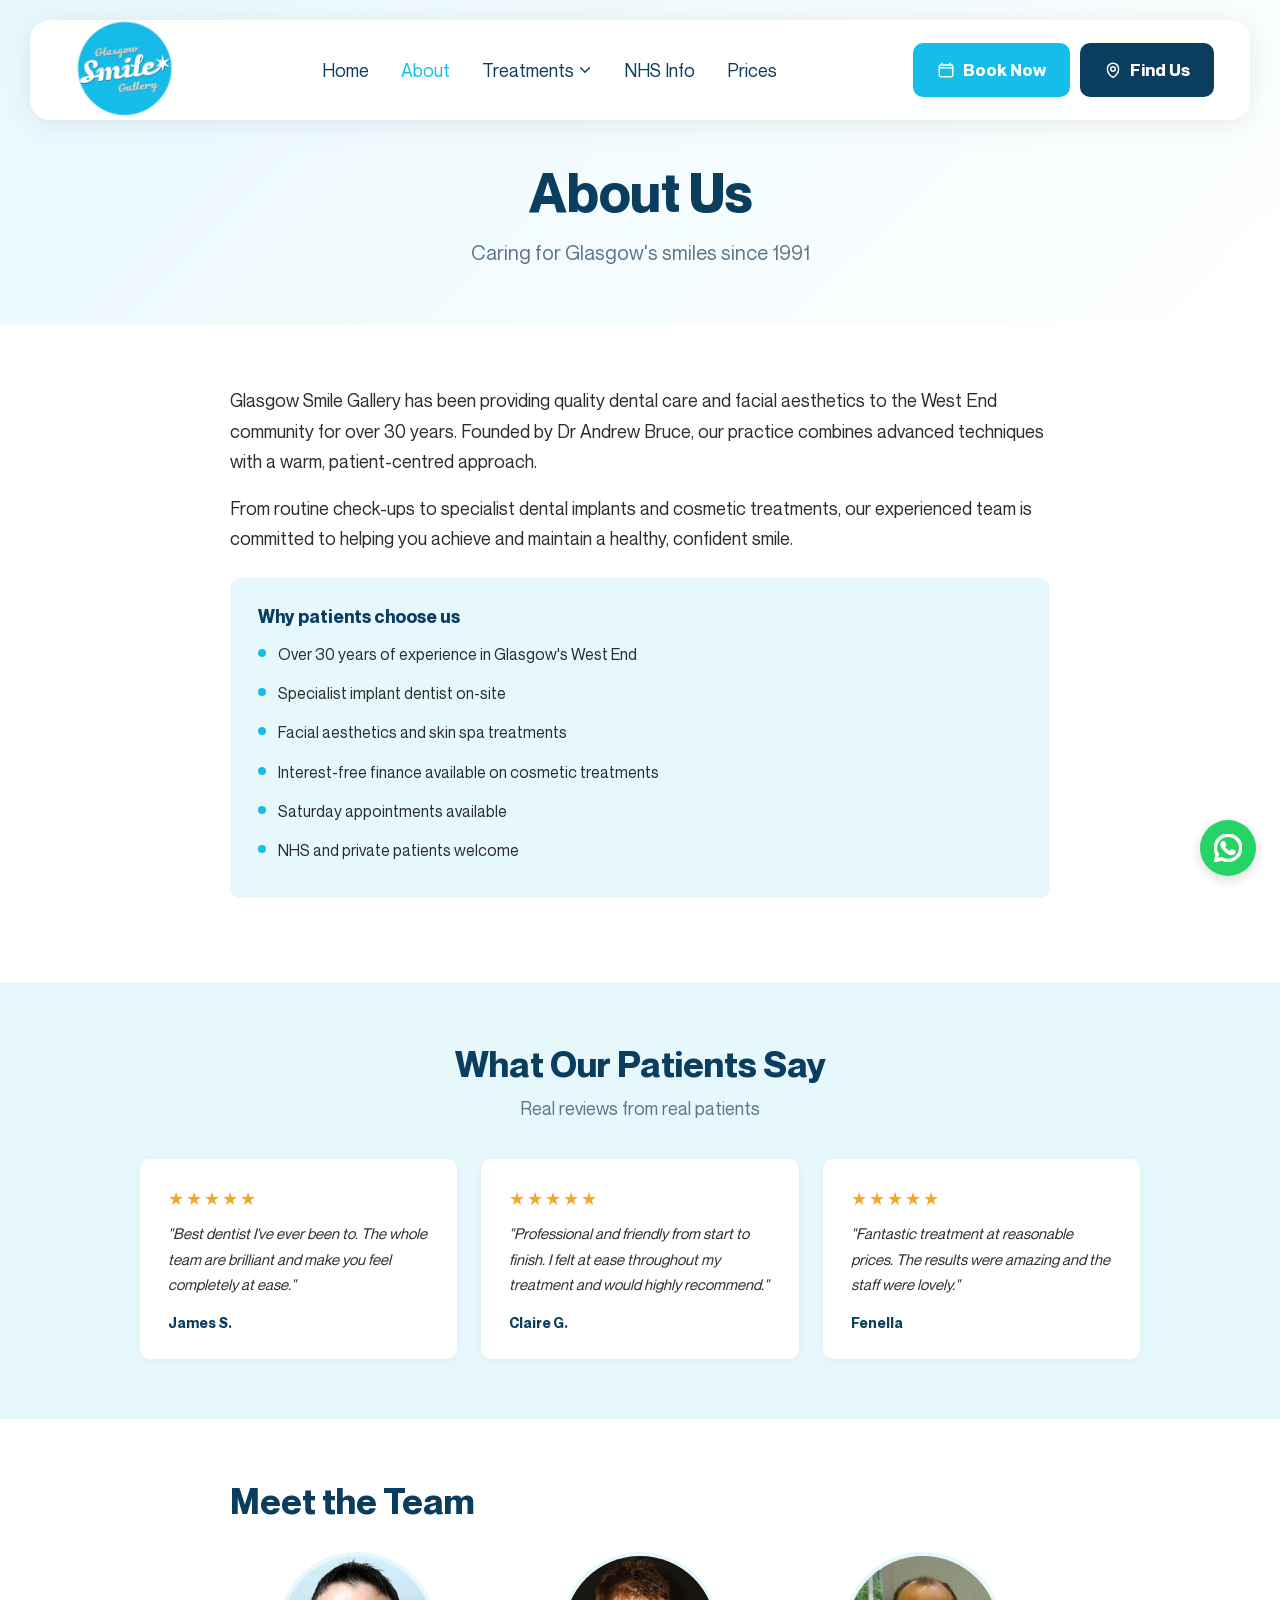
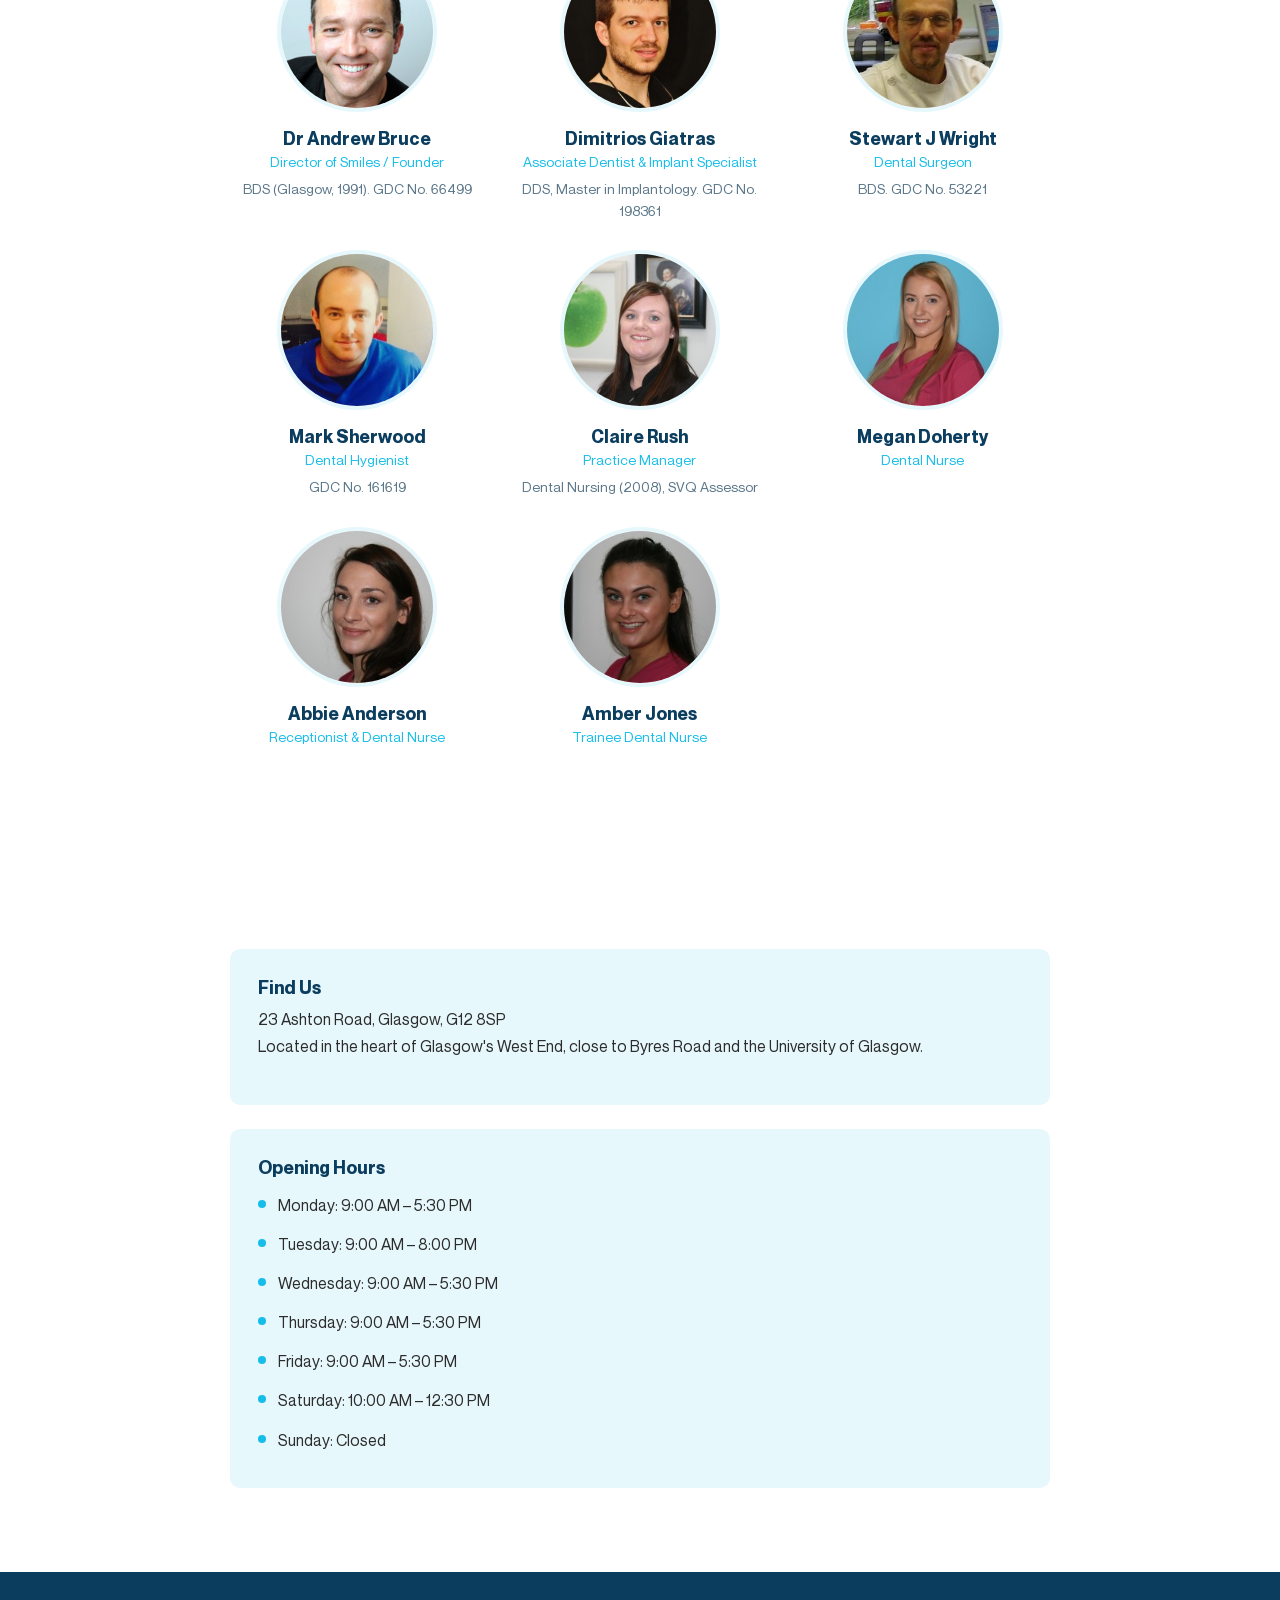
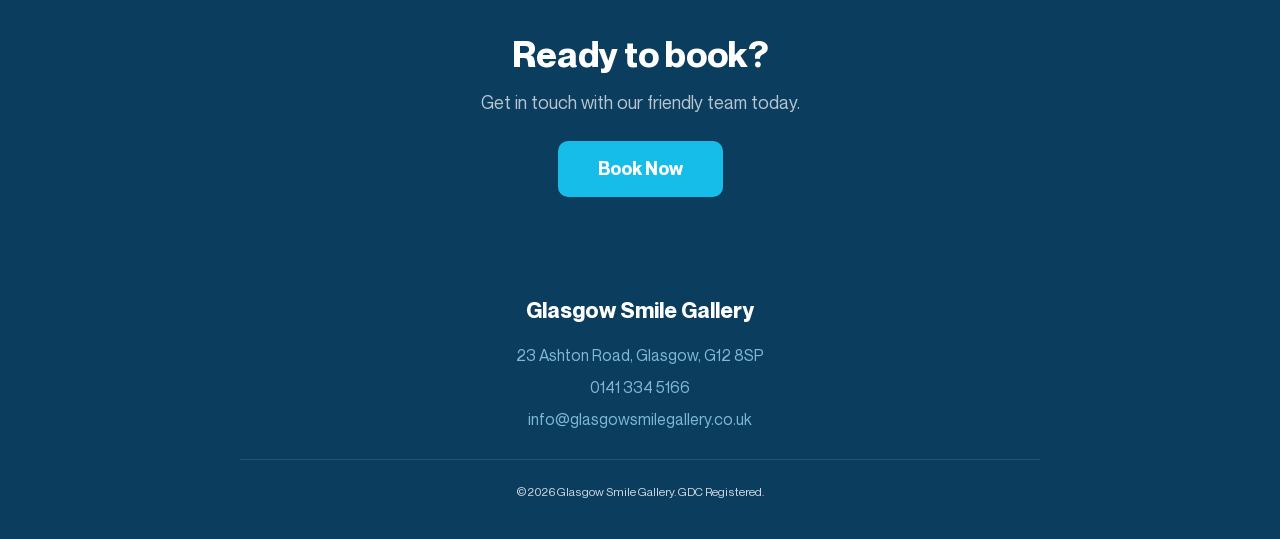
<file: about.html>
<!DOCTYPE html>
<html lang="en-GB">
<head>
    <meta charset="UTF-8">
    <meta name="viewport" content="width=device-width, initial-scale=1.0">
    <title>About Us | Glasgow Smile Gallery</title>
    <meta name="description" content="Meet the team at Glasgow Smile Gallery. Led by Dr Andrew Bruce since 1991, providing quality dental care and facial aesthetics in Glasgow's West End.">
    <link rel="canonical" href="https://glasgow-smile-gallery-production.up.railway.app/about.html">
    <meta property="og:title" content="About Us | Glasgow Smile Gallery">
    <meta property="og:description" content="Meet the team at Glasgow Smile Gallery. Quality dental care since 1991.">
    <meta property="og:type" content="website">
    <meta property="og:url" content="https://glasgow-smile-gallery-production.up.railway.app/about.html">
    <meta property="og:image" content="https://glasgow-smile-gallery-production.up.railway.app/logo.png">
    <link rel="icon" type="image/png" href="favicon.png">
    <link rel="apple-touch-icon" href="apple-touch-icon.png">
    <link rel="stylesheet" href="styles.css?v=2">
</head>
<body>

    <!-- ── FLOATING NAV ── -->
    <header class="nav-wrapper">
        <nav class="nav">
            <a href="/" class="nav-logo">
                <img src="logo.png" alt="Glasgow Smile Gallery" class="nav-logo-img">
            </a>
            <ul class="nav-links" id="navLinks">
                <li><a href="/">Home</a></li>
                <li><a href="/about.html" class="active">About</a></li>
                <li class="nav-dropdown">
                    <a href="/treatments.html">Treatments
                        <svg class="nav-dropdown-arrow" xmlns="http://www.w3.org/2000/svg" fill="none" viewBox="0 0 24 24" stroke-width="2.5" stroke="currentColor"><path stroke-linecap="round" stroke-linejoin="round" d="m19.5 8.25-7.5 7.5-7.5-7.5" /></svg>
                    </a>
                    <div class="nav-dropdown-menu">
                        <a href="/treatments/dental-implants.html">Dental Implants</a>
                        <a href="/treatments/cosmetic-dentistry.html">Cosmetic Dentistry</a>
                        <a href="/treatments/orthodontics.html">Orthodontics</a>
                        <a href="/treatments/facial-aesthetics.html">Facial Aesthetics</a>
                        <a href="/treatments/teeth-whitening.html">Teeth Whitening</a>
                        <a href="/treatments/general-nhs.html">General & NHS</a>
                    </div>
                </li>
                <li><a href="/nhs-info.html">NHS Info</a></li>
                <li><a href="/prices.html">Prices</a></li>
            </ul>
            <div class="nav-ctas">
                <a href="/book/" class="btn btn-primary">
                    <svg xmlns="http://www.w3.org/2000/svg" fill="none" viewBox="0 0 24 24" stroke-width="2" stroke="currentColor"><path stroke-linecap="round" stroke-linejoin="round" d="M6.75 3v2.25M17.25 3v2.25M3 18.75V7.5a2.25 2.25 0 0 1 2.25-2.25h13.5A2.25 2.25 0 0 1 21 7.5v11.25m-18 0A2.25 2.25 0 0 0 5.25 21h13.5A2.25 2.25 0 0 0 21 18.75m-18 0v-7.5A2.25 2.25 0 0 1 5.25 9h13.5A2.25 2.25 0 0 1 21 11.25v7.5" /></svg>
                    Book Now
                </a>
                <a href="https://maps.google.com/?q=23+Ashton+Road+Glasgow+G12+8SP" class="btn btn-secondary" target="_blank" rel="noopener">
                    <svg xmlns="http://www.w3.org/2000/svg" fill="none" viewBox="0 0 24 24" stroke-width="2" stroke="currentColor"><path stroke-linecap="round" stroke-linejoin="round" d="M15 10.5a3 3 0 1 1-6 0 3 3 0 0 1 6 0Z" /><path stroke-linecap="round" stroke-linejoin="round" d="M19.5 10.5c0 7.142-7.5 11.25-7.5 11.25S4.5 17.642 4.5 10.5a7.5 7.5 0 0 1 15 0Z" /></svg>
                    Find Us
                </a>
            </div>
            <button class="nav-mobile-toggle" onclick="document.getElementById('navLinks').classList.toggle('open')" aria-label="Menu">
                <svg xmlns="http://www.w3.org/2000/svg" fill="none" viewBox="0 0 24 24" stroke-width="2" stroke="currentColor"><path stroke-linecap="round" stroke-linejoin="round" d="M3.75 6.75h16.5M3.75 12h16.5m-16.5 5.25h16.5" /></svg>
            </button>
        </nav>
    </header>

    <main>

    <!-- ── PAGE HEADER ── -->
    <div class="page-header">
        <h1>About Us</h1>
        <p>Caring for Glasgow's smiles since 1991</p>
    </div>

    <!-- ── INTRO ── -->
    <div class="section">
        <p>Glasgow Smile Gallery has been providing quality dental care and facial aesthetics to the West End community for over 30 years. Founded by Dr Andrew Bruce, our practice combines advanced techniques with a warm, patient-centred approach.</p>
        <p>From routine check-ups to specialist dental implants and cosmetic treatments, our experienced team is committed to helping you achieve and maintain a healthy, confident smile.</p>

        <div class="info-box">
            <h3>Why patients choose us</h3>
            <ul>
                <li>Over 30 years of experience in Glasgow's West End</li>
                <li>Specialist implant dentist on-site</li>
                <li>Facial aesthetics and skin spa treatments</li>
                <li>Interest-free finance available on cosmetic treatments</li>
                <li>Saturday appointments available</li>
                <li>NHS and private patients welcome</li>
            </ul>
        </div>
    </div>

    <!-- ── TESTIMONIALS ── -->
    <section class="testimonials">
        <h2>What Our Patients Say</h2>
        <p class="testimonials-subtitle">Real reviews from real patients</p>
        <div class="testimonial-grid">
            <div class="testimonial-card">
                <div class="testimonial-stars">&#9733;&#9733;&#9733;&#9733;&#9733;</div>
                <p class="testimonial-text">"Best dentist I've ever been to. The whole team are brilliant and make you feel completely at ease."</p>
                <div class="testimonial-author">James S.</div>
            </div>
            <div class="testimonial-card">
                <div class="testimonial-stars">&#9733;&#9733;&#9733;&#9733;&#9733;</div>
                <p class="testimonial-text">"Professional and friendly from start to finish. I felt at ease throughout my treatment and would highly recommend."</p>
                <div class="testimonial-author">Claire G.</div>
            </div>
            <div class="testimonial-card">
                <div class="testimonial-stars">&#9733;&#9733;&#9733;&#9733;&#9733;</div>
                <p class="testimonial-text">"Fantastic treatment at reasonable prices. The results were amazing and the staff were lovely."</p>
                <div class="testimonial-author">Fenella</div>
            </div>
        </div>
    </section>

    <!-- ── TEAM ── -->
    <div class="section">
        <h2>Meet the Team</h2>
        <div class="team-photo-grid">
            <div class="team-photo-card">
                <img src="images/andrew-bruce.jpg" alt="Dr Andrew Bruce" class="team-photo">
                <h3>Dr Andrew Bruce</h3>
                <div class="team-role">Director of Smiles / Founder</div>
                <div class="team-bio">BDS (Glasgow, 1991). GDC No. 66499</div>
            </div>
            <div class="team-photo-card">
                <img src="images/dimitrios-giatras.jpg" alt="Dimitrios Odysseas Giatras" class="team-photo">
                <h3>Dimitrios Giatras</h3>
                <div class="team-role">Associate Dentist &amp; Implant Specialist</div>
                <div class="team-bio">DDS, Master in Implantology. GDC No. 198361</div>
            </div>
            <div class="team-photo-card">
                <img src="images/stewart-wright.jpg" alt="Stewart J Wright" class="team-photo">
                <h3>Stewart J Wright</h3>
                <div class="team-role">Dental Surgeon</div>
                <div class="team-bio">BDS. GDC No. 53221</div>
            </div>
            <div class="team-photo-card">
                <img src="images/mark-sherwood.jpg" alt="Mark Sherwood" class="team-photo">
                <h3>Mark Sherwood</h3>
                <div class="team-role">Dental Hygienist</div>
                <div class="team-bio">GDC No. 161619</div>
            </div>
            <div class="team-photo-card">
                <img src="images/claire-rush.jpg" alt="Claire Rush" class="team-photo">
                <h3>Claire Rush</h3>
                <div class="team-role">Practice Manager</div>
                <div class="team-bio">Dental Nursing (2008), SVQ Assessor</div>
            </div>
            <div class="team-photo-card">
                <img src="images/megan-doherty.jpg" alt="Megan Doherty" class="team-photo">
                <h3>Megan Doherty</h3>
                <div class="team-role">Dental Nurse</div>
                <div class="team-bio">&nbsp;</div>
            </div>
            <div class="team-photo-card">
                <img src="images/abbie-anderson.jpg" alt="Abbie Anderson" class="team-photo">
                <h3>Abbie Anderson</h3>
                <div class="team-role">Receptionist &amp; Dental Nurse</div>
                <div class="team-bio">&nbsp;</div>
            </div>
            <div class="team-photo-card">
                <img src="images/amber-jones.jpg" alt="Amber Jones" class="team-photo">
                <h3>Amber Jones</h3>
                <div class="team-role">Trainee Dental Nurse</div>
                <div class="team-bio">&nbsp;</div>
            </div>
        </div>
    </div>

    <!-- ── LOCATION & HOURS ── -->
    <div class="section">
        <div class="info-box">
            <h3>Find Us</h3>
            <p>23 Ashton Road, Glasgow, G12 8SP<br>Located in the heart of Glasgow's West End, close to Byres Road and the University of Glasgow.</p>
        </div>

        <div class="info-box">
            <h3>Opening Hours</h3>
            <ul>
                <li>Monday: 9:00 AM &ndash; 5:30 PM</li>
                <li>Tuesday: 9:00 AM &ndash; 8:00 PM</li>
                <li>Wednesday: 9:00 AM &ndash; 5:30 PM</li>
                <li>Thursday: 9:00 AM &ndash; 5:30 PM</li>
                <li>Friday: 9:00 AM &ndash; 5:30 PM</li>
                <li>Saturday: 10:00 AM &ndash; 12:30 PM</li>
                <li>Sunday: Closed</li>
            </ul>
        </div>
    </div>

    <!-- ── CTA BANNER ── -->
    <div class="cta-banner">
        <h2>Ready to book?</h2>
        <p>Get in touch with our friendly team today.</p>
        <a href="/book/" class="btn btn-primary btn-lg">Book Now</a>
    </div>

    <!-- ── FOOTER ── -->
    </main>

    <footer class="footer">
        <div class="footer-content">
            <div class="footer-logo">Glasgow Smile Gallery</div>
            <div class="footer-info">
                <a href="https://maps.google.com/?q=23+Ashton+Road+Glasgow+G12+8SP" target="_blank" rel="noopener">23 Ashton Road, Glasgow, G12 8SP</a><br>
                <a href="tel:01413345166">0141 334 5166</a><br>
                <a href="mailto:info@glasgowsmilegallery.co.uk">info@glasgowsmilegallery.co.uk</a>
            </div>
            <div class="footer-bottom">
                &copy; 2026 Glasgow Smile Gallery. GDC Registered.
            </div>
        </div>
    </footer>

    <!-- ── WHATSAPP FLOAT ── -->
    <a href="https://wa.me/441413345166" class="whatsapp-float" target="_blank" rel="noopener" aria-label="WhatsApp">
        <svg viewBox="0 0 24 24" xmlns="http://www.w3.org/2000/svg"><path d="M17.472 14.382c-.297-.149-1.758-.867-2.03-.967-.273-.099-.471-.148-.67.15-.197.297-.767.966-.94 1.164-.173.199-.347.223-.644.075-.297-.15-1.255-.463-2.39-1.475-.883-.788-1.48-1.761-1.653-2.059-.173-.297-.018-.458.13-.606.134-.133.298-.347.446-.52.149-.174.198-.298.298-.497.099-.198.05-.371-.025-.52-.075-.149-.669-1.612-.916-2.207-.242-.579-.487-.5-.669-.51-.173-.008-.371-.01-.57-.01-.198 0-.52.074-.792.372-.272.297-1.04 1.016-1.04 2.479 0 1.462 1.065 2.875 1.213 3.074.149.198 2.096 3.2 5.077 4.487.709.306 1.262.489 1.694.625.712.227 1.36.195 1.871.118.571-.085 1.758-.719 2.006-1.413.248-.694.248-1.289.173-1.413-.074-.124-.272-.198-.57-.347m-5.421 7.403h-.004a9.87 9.87 0 01-5.031-1.378l-.361-.214-3.741.982.998-3.648-.235-.374a9.86 9.86 0 01-1.51-5.26c.001-5.45 4.436-9.884 9.888-9.884 2.64 0 5.122 1.03 6.988 2.898a9.825 9.825 0 012.893 6.994c-.003 5.45-4.437 9.884-9.885 9.884m8.413-18.297A11.815 11.815 0 0012.05 0C5.495 0 .16 5.335.157 11.892c0 2.096.547 4.142 1.588 5.945L.057 24l6.305-1.654a11.882 11.882 0 005.683 1.448h.005c6.554 0 11.89-5.335 11.893-11.893a11.821 11.821 0 00-3.48-8.413Z"/></svg>
    </a>

    <div class="mobile-sticky">
        <a href="/book/" class="btn btn-primary">
            <svg xmlns="http://www.w3.org/2000/svg" fill="none" viewBox="0 0 24 24" stroke-width="2" stroke="currentColor"><path stroke-linecap="round" stroke-linejoin="round" d="M6.75 3v2.25M17.25 3v2.25M3 18.75V7.5a2.25 2.25 0 0 1 2.25-2.25h13.5A2.25 2.25 0 0 1 21 7.5v11.25m-18 0A2.25 2.25 0 0 0 5.25 21h13.5A2.25 2.25 0 0 0 21 18.75m-18 0v-7.5A2.25 2.25 0 0 1 5.25 9h13.5A2.25 2.25 0 0 1 21 11.25v7.5" /></svg>
            Book Now
        </a>
    </div>

</body>
</html>
</file>
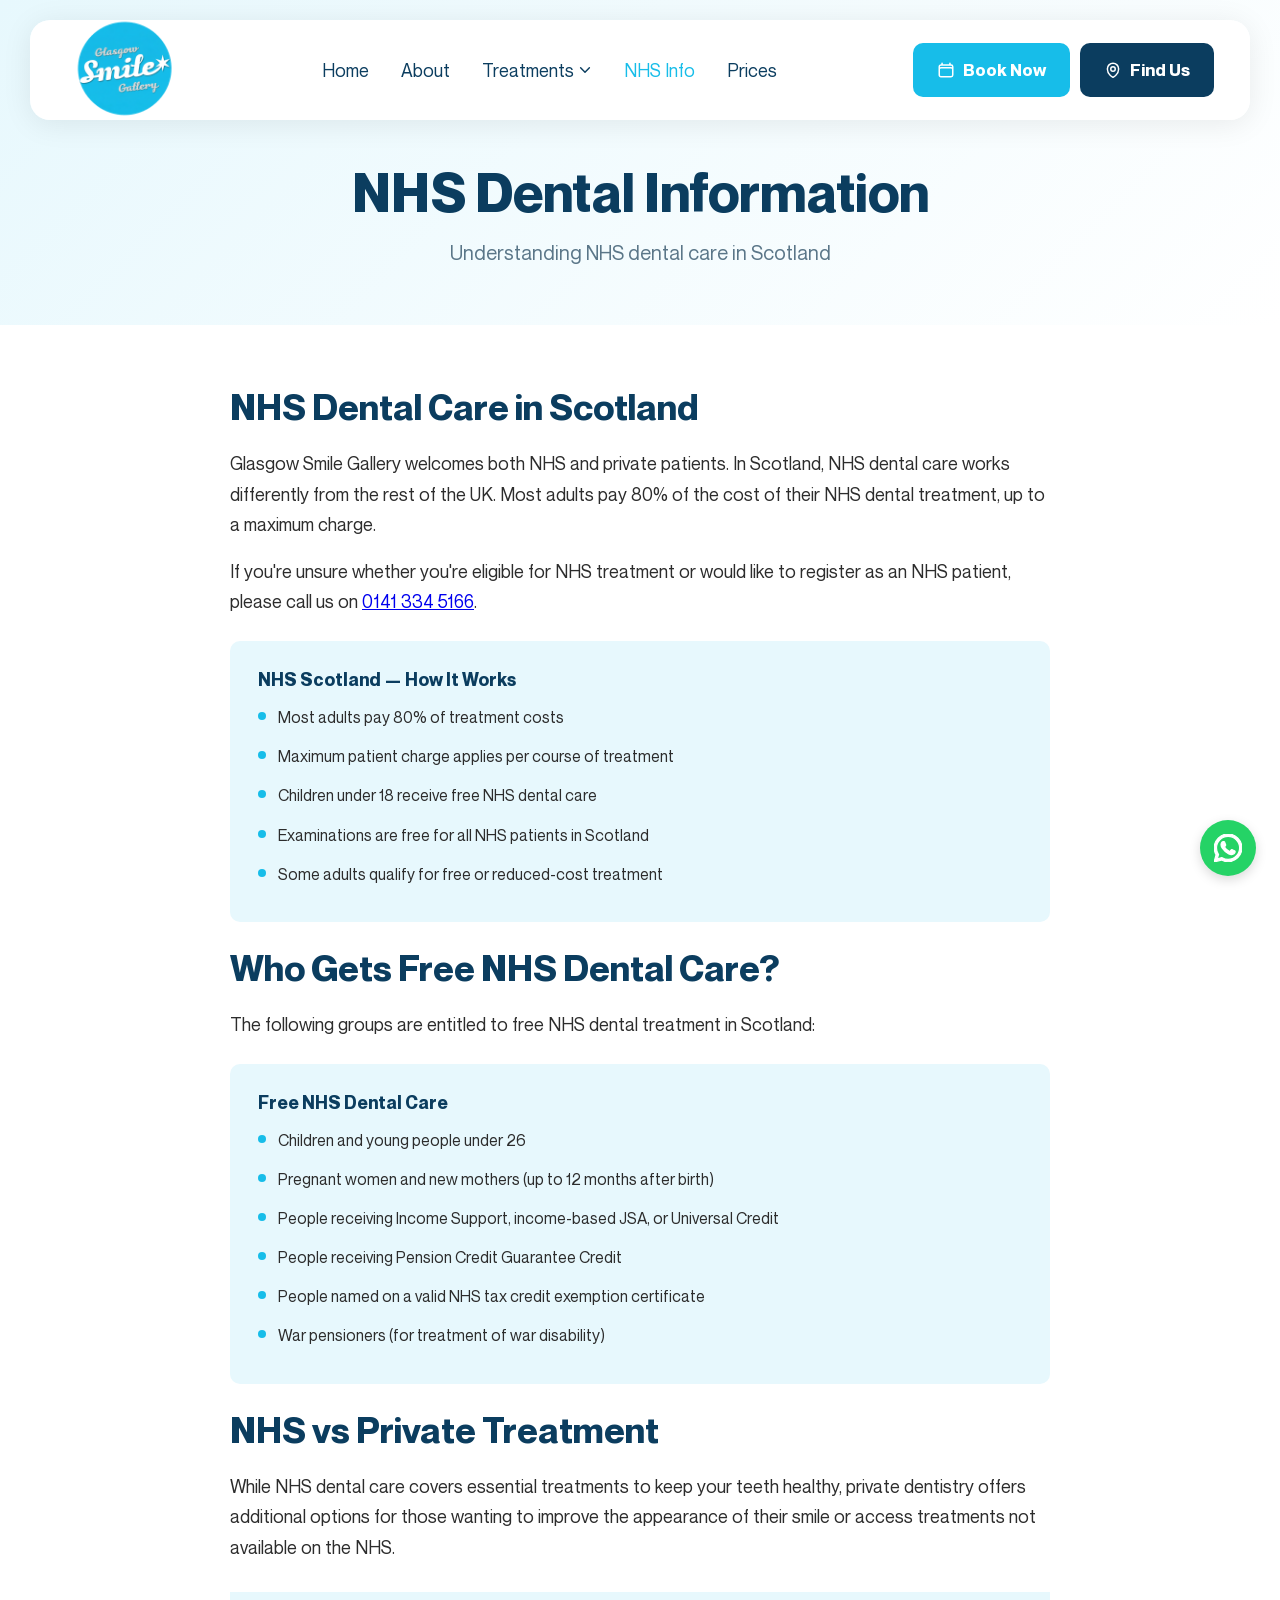
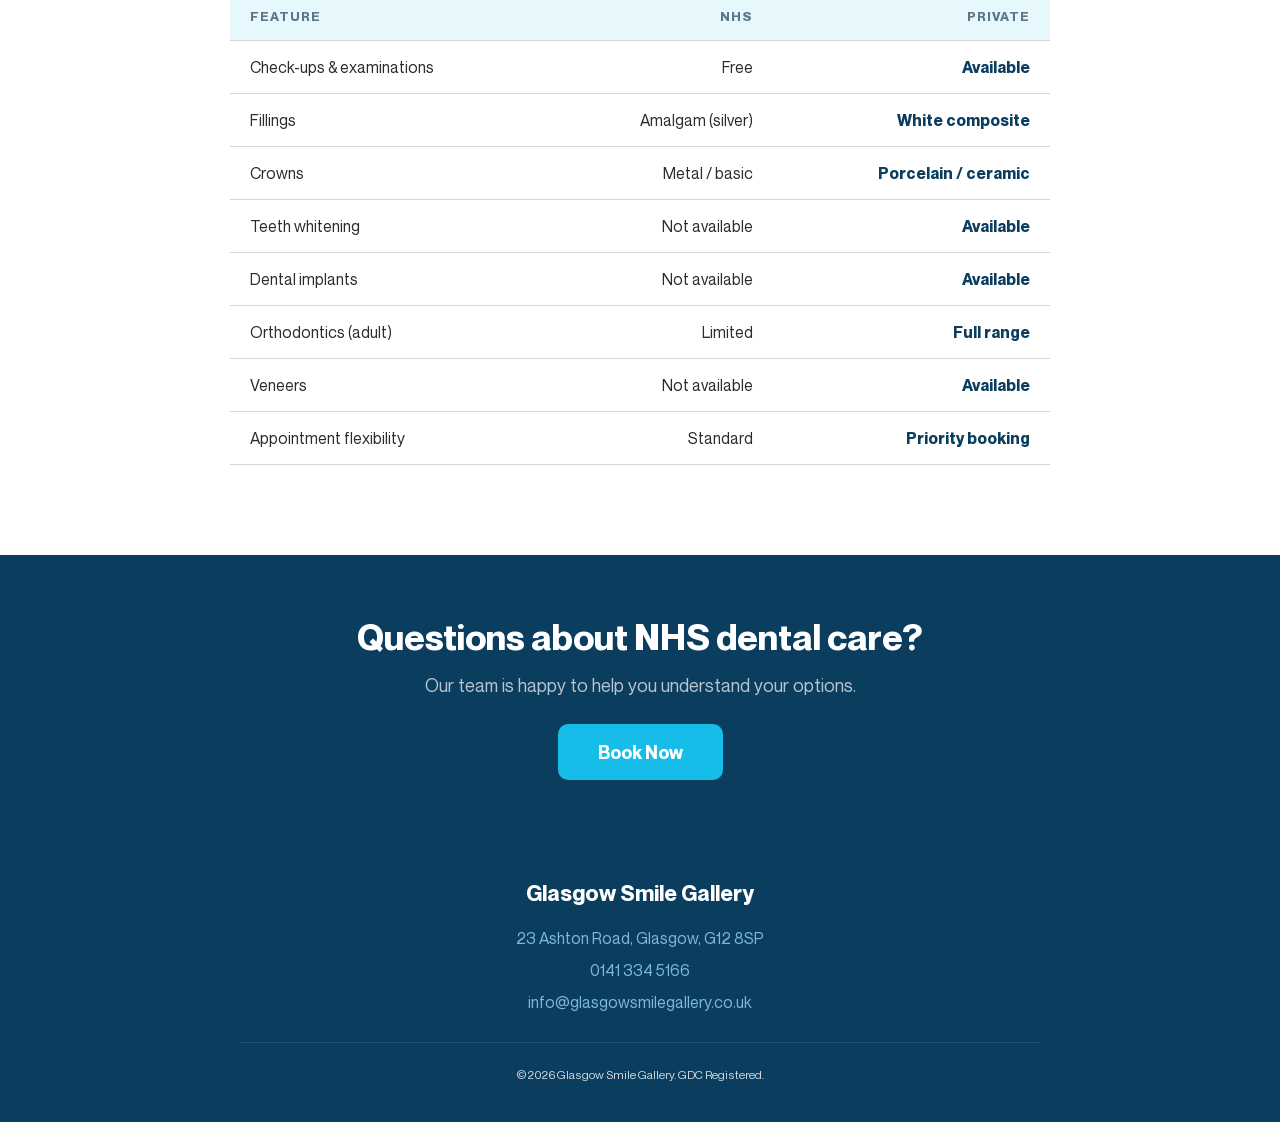
<file: nhs-info.html>
<!DOCTYPE html>
<html lang="en-GB">
<head>
    <meta charset="UTF-8">
    <meta name="viewport" content="width=device-width, initial-scale=1.0">
    <title>NHS Info | Glasgow Smile Gallery</title>
    <meta name="description" content="NHS dental charges, band information and exemptions. Glasgow Smile Gallery accepts NHS and private patients in Glasgow's West End.">
    <link rel="canonical" href="https://glasgow-smile-gallery-production.up.railway.app/nhs-info.html">
    <meta property="og:title" content="NHS Info | Glasgow Smile Gallery">
    <meta property="og:description" content="NHS dental care information for Scotland. Glasgow Smile Gallery.">
    <meta property="og:type" content="website">
    <meta property="og:url" content="https://glasgow-smile-gallery-production.up.railway.app/nhs-info.html">
    <meta property="og:image" content="https://glasgow-smile-gallery-production.up.railway.app/logo.png">
    <link rel="icon" type="image/png" href="favicon.png">
    <link rel="apple-touch-icon" href="apple-touch-icon.png">
    <link rel="stylesheet" href="styles.css?v=2">
</head>
<body>

    <header class="nav-wrapper">
        <nav class="nav">
            <a href="/" class="nav-logo"><img src="logo.png" alt="Glasgow Smile Gallery" class="nav-logo-img"></a>
            <ul class="nav-links" id="navLinks">
                <li><a href="/">Home</a></li>
                <li><a href="/about.html">About</a></li>
                <li class="nav-dropdown">
                    <a href="/treatments.html">Treatments
                        <svg class="nav-dropdown-arrow" xmlns="http://www.w3.org/2000/svg" fill="none" viewBox="0 0 24 24" stroke-width="2.5" stroke="currentColor"><path stroke-linecap="round" stroke-linejoin="round" d="m19.5 8.25-7.5 7.5-7.5-7.5" /></svg>
                    </a>
                    <div class="nav-dropdown-menu">
                        <a href="/treatments/dental-implants.html">Dental Implants</a>
                        <a href="/treatments/cosmetic-dentistry.html">Cosmetic Dentistry</a>
                        <a href="/treatments/orthodontics.html">Orthodontics</a>
                        <a href="/treatments/facial-aesthetics.html">Facial Aesthetics</a>
                        <a href="/treatments/teeth-whitening.html">Teeth Whitening</a>
                        <a href="/treatments/general-nhs.html">General & NHS</a>
                    </div>
                </li>
                <li><a href="/nhs-info.html" class="active">NHS Info</a></li>
                <li><a href="/prices.html">Prices</a></li>
            </ul>
            <div class="nav-ctas">
                <a href="/book/" class="btn btn-primary">
                    <svg xmlns="http://www.w3.org/2000/svg" fill="none" viewBox="0 0 24 24" stroke-width="2" stroke="currentColor"><path stroke-linecap="round" stroke-linejoin="round" d="M6.75 3v2.25M17.25 3v2.25M3 18.75V7.5a2.25 2.25 0 0 1 2.25-2.25h13.5A2.25 2.25 0 0 1 21 7.5v11.25m-18 0A2.25 2.25 0 0 0 5.25 21h13.5A2.25 2.25 0 0 0 21 18.75m-18 0v-7.5A2.25 2.25 0 0 1 5.25 9h13.5A2.25 2.25 0 0 1 21 11.25v7.5" /></svg>
                    Book Now
                </a>
                <a href="https://maps.google.com/?q=23+Ashton+Road+Glasgow+G12+8SP" class="btn btn-secondary" target="_blank" rel="noopener">
                    <svg xmlns="http://www.w3.org/2000/svg" fill="none" viewBox="0 0 24 24" stroke-width="2" stroke="currentColor"><path stroke-linecap="round" stroke-linejoin="round" d="M15 10.5a3 3 0 1 1-6 0 3 3 0 0 1 6 0Z" /><path stroke-linecap="round" stroke-linejoin="round" d="M19.5 10.5c0 7.142-7.5 11.25-7.5 11.25S4.5 17.642 4.5 10.5a7.5 7.5 0 0 1 15 0Z" /></svg>
                    Find Us
                </a>
            </div>
            <button class="nav-mobile-toggle" onclick="document.getElementById('navLinks').classList.toggle('open')" aria-label="Menu">
                <svg xmlns="http://www.w3.org/2000/svg" fill="none" viewBox="0 0 24 24" stroke-width="2" stroke="currentColor"><path stroke-linecap="round" stroke-linejoin="round" d="M3.75 6.75h16.5M3.75 12h16.5m-16.5 5.25h16.5" /></svg>
            </button>
        </nav>
    </header>

    <main>

    <div class="page-header">
        <h1>NHS Dental Information</h1>
        <p>Understanding NHS dental care in Scotland</p>
    </div>

    <div class="section">
        <h2>NHS Dental Care in Scotland</h2>
        <p>Glasgow Smile Gallery welcomes both NHS and private patients. In Scotland, NHS dental care works differently from the rest of the UK. Most adults pay 80% of the cost of their NHS dental treatment, up to a maximum charge.</p>
        <p>If you're unsure whether you're eligible for NHS treatment or would like to register as an NHS patient, please call us on <a href="tel:01413345166" >0141 334 5166</a>.</p>

        <div class="info-box">
            <h3>NHS Scotland &mdash; How It Works</h3>
            <ul>
                <li>Most adults pay 80% of treatment costs</li>
                <li>Maximum patient charge applies per course of treatment</li>
                <li>Children under 18 receive free NHS dental care</li>
                <li>Examinations are free for all NHS patients in Scotland</li>
                <li>Some adults qualify for free or reduced-cost treatment</li>
            </ul>
        </div>

        <h2>Who Gets Free NHS Dental Care?</h2>
        <p>The following groups are entitled to free NHS dental treatment in Scotland:</p>

        <div class="info-box">
            <h3>Free NHS Dental Care</h3>
            <ul>
                <li>Children and young people under 26</li>
                <li>Pregnant women and new mothers (up to 12 months after birth)</li>
                <li>People receiving Income Support, income-based JSA, or Universal Credit</li>
                <li>People receiving Pension Credit Guarantee Credit</li>
                <li>People named on a valid NHS tax credit exemption certificate</li>
                <li>War pensioners (for treatment of war disability)</li>
            </ul>
        </div>

        <h2>NHS vs Private Treatment</h2>
        <p>While NHS dental care covers essential treatments to keep your teeth healthy, private dentistry offers additional options for those wanting to improve the appearance of their smile or access treatments not available on the NHS.</p>

        <table class="price-table">
            <thead>
                <tr>
                    <th>Feature</th>
                    <th style="text-align: right;">NHS</th>
                    <th style="text-align: right;">Private</th>
                </tr>
            </thead>
            <tbody>
                <tr>
                    <td>Check-ups & examinations</td>
                    <td style="text-align: right; font-weight: 400;">Free</td>
                    <td style="text-align: right;">Available</td>
                </tr>
                <tr>
                    <td>Fillings</td>
                    <td style="text-align: right; font-weight: 400;">Amalgam (silver)</td>
                    <td style="text-align: right;">White composite</td>
                </tr>
                <tr>
                    <td>Crowns</td>
                    <td style="text-align: right; font-weight: 400;">Metal / basic</td>
                    <td style="text-align: right;">Porcelain / ceramic</td>
                </tr>
                <tr>
                    <td>Teeth whitening</td>
                    <td style="text-align: right; font-weight: 400;">Not available</td>
                    <td style="text-align: right;">Available</td>
                </tr>
                <tr>
                    <td>Dental implants</td>
                    <td style="text-align: right; font-weight: 400;">Not available</td>
                    <td style="text-align: right;">Available</td>
                </tr>
                <tr>
                    <td>Orthodontics (adult)</td>
                    <td style="text-align: right; font-weight: 400;">Limited</td>
                    <td style="text-align: right;">Full range</td>
                </tr>
                <tr>
                    <td>Veneers</td>
                    <td style="text-align: right; font-weight: 400;">Not available</td>
                    <td style="text-align: right;">Available</td>
                </tr>
                <tr>
                    <td>Appointment flexibility</td>
                    <td style="text-align: right; font-weight: 400;">Standard</td>
                    <td style="text-align: right;">Priority booking</td>
                </tr>
            </tbody>
        </table>
    </div>

    <div class="cta-banner">
        <h2>Questions about NHS dental care?</h2>
        <p>Our team is happy to help you understand your options.</p>
        <a href="/book/" class="btn btn-primary btn-lg">Book Now</a>
    </div>

    </main>

    <footer class="footer">
        <div class="footer-content">
            <div class="footer-logo">Glasgow Smile Gallery</div>
            <div class="footer-info">
                <a href="https://maps.google.com/?q=23+Ashton+Road+Glasgow+G12+8SP" target="_blank" rel="noopener">23 Ashton Road, Glasgow, G12 8SP</a><br>
                <a href="tel:01413345166">0141 334 5166</a><br>
                <a href="mailto:info@glasgowsmilegallery.co.uk">info@glasgowsmilegallery.co.uk</a>
            </div>
            <div class="footer-bottom">&copy; 2026 Glasgow Smile Gallery. GDC Registered.</div>
        </div>
    </footer>

    <a href="https://wa.me/441413345166" class="whatsapp-float" target="_blank" rel="noopener" aria-label="WhatsApp">
        <svg viewBox="0 0 24 24" xmlns="http://www.w3.org/2000/svg"><path d="M17.472 14.382c-.297-.149-1.758-.867-2.03-.967-.273-.099-.471-.148-.67.15-.197.297-.767.966-.94 1.164-.173.199-.347.223-.644.075-.297-.15-1.255-.463-2.39-1.475-.883-.788-1.48-1.761-1.653-2.059-.173-.297-.018-.458.13-.606.134-.133.298-.347.446-.52.149-.174.198-.298.298-.497.099-.198.05-.371-.025-.52-.075-.149-.669-1.612-.916-2.207-.242-.579-.487-.5-.669-.51-.173-.008-.371-.01-.57-.01-.198 0-.52.074-.792.372-.272.297-1.04 1.016-1.04 2.479 0 1.462 1.065 2.875 1.213 3.074.149.198 2.096 3.2 5.077 4.487.709.306 1.262.489 1.694.625.712.227 1.36.195 1.871.118.571-.085 1.758-.719 2.006-1.413.248-.694.248-1.289.173-1.413-.074-.124-.272-.198-.57-.347m-5.421 7.403h-.004a9.87 9.87 0 01-5.031-1.378l-.361-.214-3.741.982.998-3.648-.235-.374a9.86 9.86 0 01-1.51-5.26c.001-5.45 4.436-9.884 9.888-9.884 2.64 0 5.122 1.03 6.988 2.898a9.825 9.825 0 012.893 6.994c-.003 5.45-4.437 9.884-9.885 9.884m8.413-18.297A11.815 11.815 0 0012.05 0C5.495 0 .16 5.335.157 11.892c0 2.096.547 4.142 1.588 5.945L.057 24l6.305-1.654a11.882 11.882 0 005.683 1.448h.005c6.554 0 11.89-5.335 11.893-11.893a11.821 11.821 0 00-3.48-8.413Z"/></svg>
    </a>

    <div class="mobile-sticky">
        <a href="/book/" class="btn btn-primary">
            <svg xmlns="http://www.w3.org/2000/svg" fill="none" viewBox="0 0 24 24" stroke-width="2" stroke="currentColor"><path stroke-linecap="round" stroke-linejoin="round" d="M6.75 3v2.25M17.25 3v2.25M3 18.75V7.5a2.25 2.25 0 0 1 2.25-2.25h13.5A2.25 2.25 0 0 1 21 7.5v11.25m-18 0A2.25 2.25 0 0 0 5.25 21h13.5A2.25 2.25 0 0 0 21 18.75m-18 0v-7.5A2.25 2.25 0 0 1 5.25 9h13.5A2.25 2.25 0 0 1 21 11.25v7.5" /></svg>
            Book Now
        </a>
    </div>

</body>
</html>
</file>
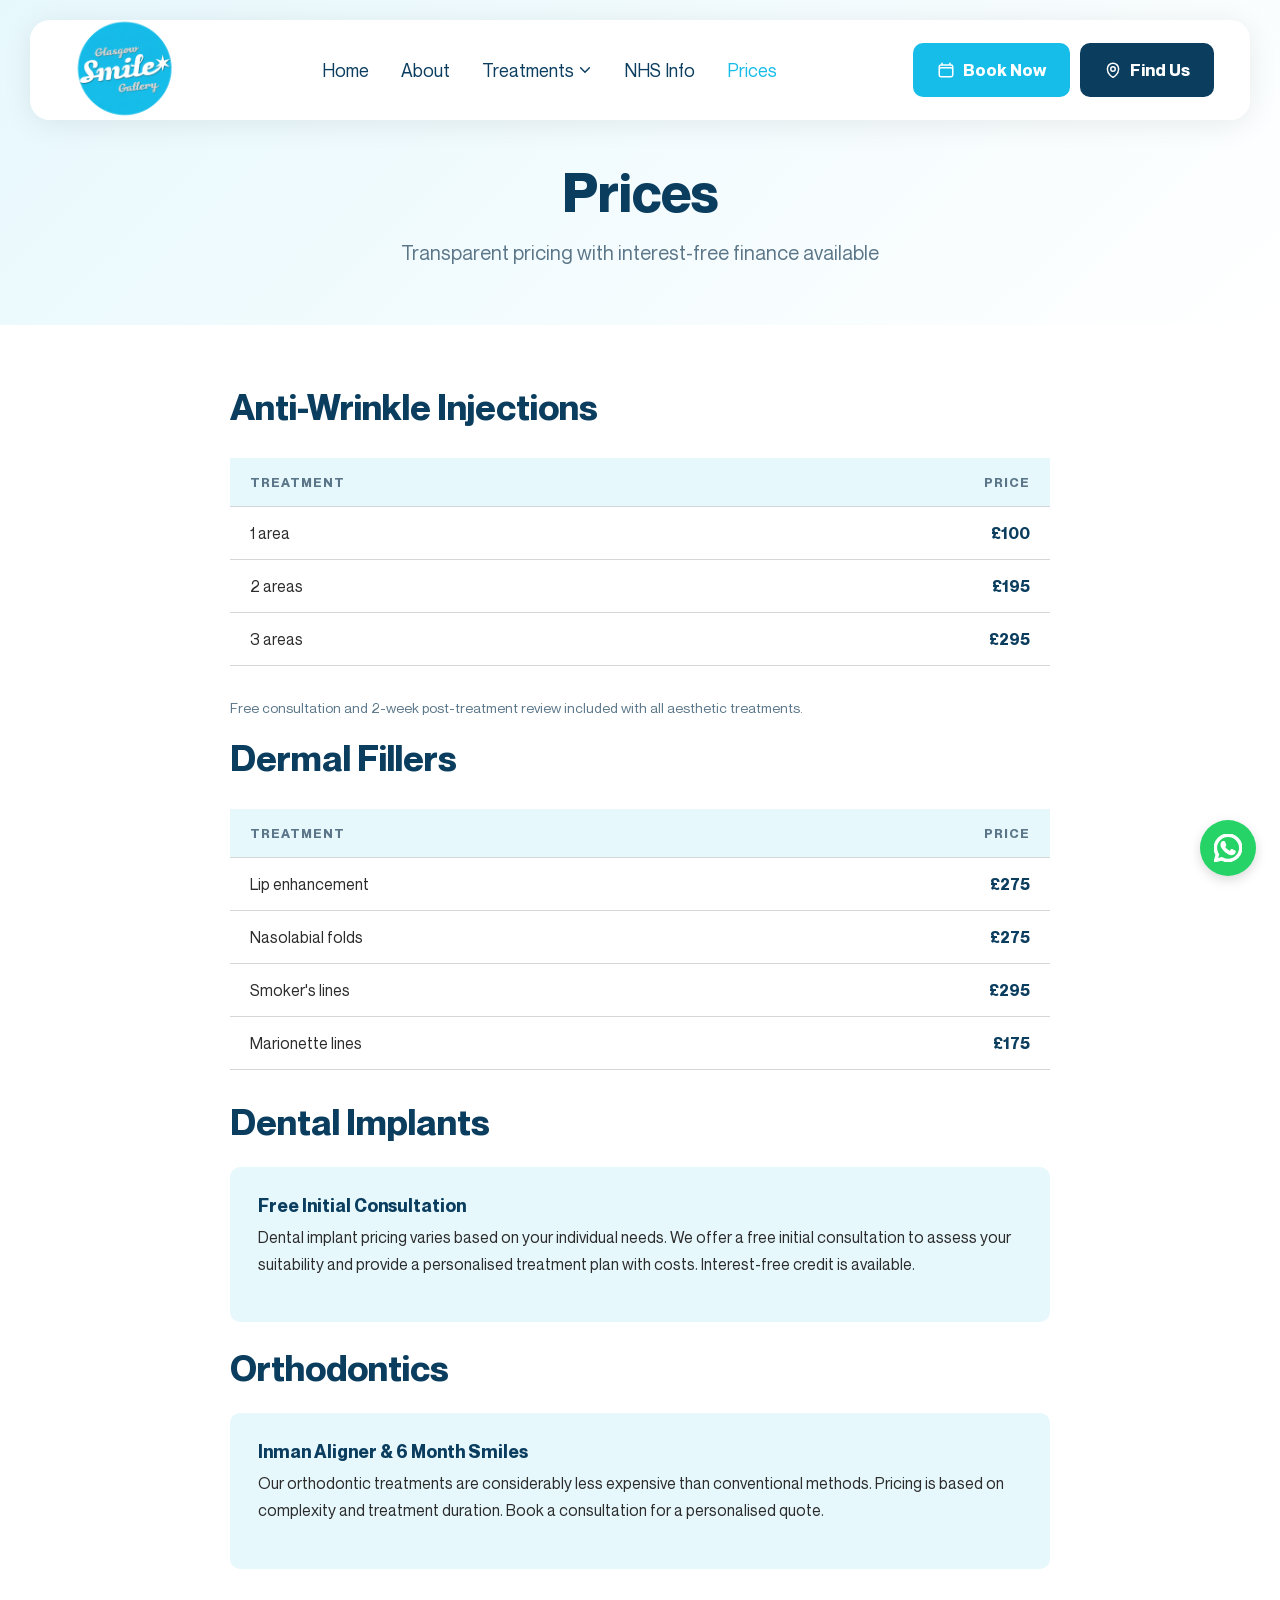
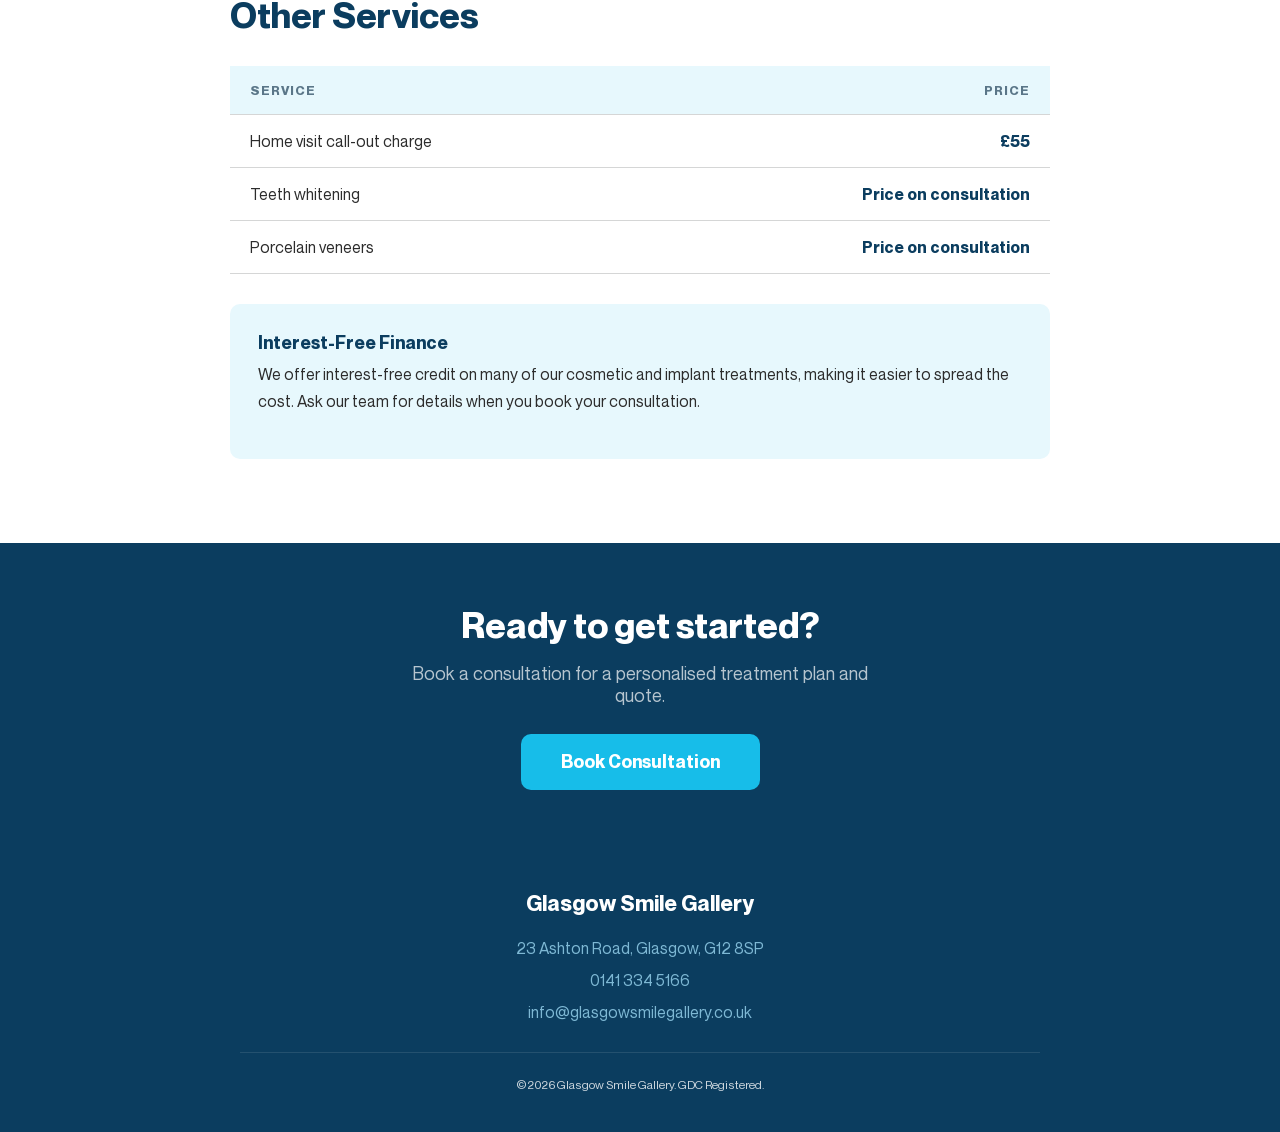
<file: prices.html>
<!DOCTYPE html>
<html lang="en-GB">
<head>
    <meta charset="UTF-8">
    <meta name="viewport" content="width=device-width, initial-scale=1.0">
    <title>Prices | Glasgow Smile Gallery</title>
    <meta name="description" content="Treatment prices at Glasgow Smile Gallery. Facial aesthetics, dental implants, whitening and more. Interest-free finance available.">
    <link rel="canonical" href="https://glasgow-smile-gallery-production.up.railway.app/prices.html">
    <meta property="og:title" content="Prices | Glasgow Smile Gallery">
    <meta property="og:description" content="Treatment prices with interest-free finance. Glasgow Smile Gallery.">
    <meta property="og:type" content="website">
    <meta property="og:url" content="https://glasgow-smile-gallery-production.up.railway.app/prices.html">
    <meta property="og:image" content="https://glasgow-smile-gallery-production.up.railway.app/logo.png">
    <link rel="icon" type="image/png" href="favicon.png">
    <link rel="apple-touch-icon" href="apple-touch-icon.png">
    <link rel="stylesheet" href="styles.css?v=2">
</head>
<body>

    <header class="nav-wrapper">
        <nav class="nav">
            <a href="/" class="nav-logo"><img src="logo.png" alt="Glasgow Smile Gallery" class="nav-logo-img"></a>
            <ul class="nav-links" id="navLinks">
                <li><a href="/">Home</a></li>
                <li><a href="/about.html">About</a></li>
                <li class="nav-dropdown">
                    <a href="/treatments.html">Treatments
                        <svg class="nav-dropdown-arrow" xmlns="http://www.w3.org/2000/svg" fill="none" viewBox="0 0 24 24" stroke-width="2.5" stroke="currentColor"><path stroke-linecap="round" stroke-linejoin="round" d="m19.5 8.25-7.5 7.5-7.5-7.5" /></svg>
                    </a>
                    <div class="nav-dropdown-menu">
                        <a href="/treatments/dental-implants.html">Dental Implants</a>
                        <a href="/treatments/cosmetic-dentistry.html">Cosmetic Dentistry</a>
                        <a href="/treatments/orthodontics.html">Orthodontics</a>
                        <a href="/treatments/facial-aesthetics.html">Facial Aesthetics</a>
                        <a href="/treatments/teeth-whitening.html">Teeth Whitening</a>
                        <a href="/treatments/general-nhs.html">General & NHS</a>
                    </div>
                </li>
                <li><a href="/nhs-info.html">NHS Info</a></li>
                <li><a href="/prices.html" class="active">Prices</a></li>
            </ul>
            <div class="nav-ctas">
                <a href="/book/" class="btn btn-primary">
                    <svg xmlns="http://www.w3.org/2000/svg" fill="none" viewBox="0 0 24 24" stroke-width="2" stroke="currentColor"><path stroke-linecap="round" stroke-linejoin="round" d="M6.75 3v2.25M17.25 3v2.25M3 18.75V7.5a2.25 2.25 0 0 1 2.25-2.25h13.5A2.25 2.25 0 0 1 21 7.5v11.25m-18 0A2.25 2.25 0 0 0 5.25 21h13.5A2.25 2.25 0 0 0 21 18.75m-18 0v-7.5A2.25 2.25 0 0 1 5.25 9h13.5A2.25 2.25 0 0 1 21 11.25v7.5" /></svg>
                    Book Now
                </a>
                <a href="https://maps.google.com/?q=23+Ashton+Road+Glasgow+G12+8SP" class="btn btn-secondary" target="_blank" rel="noopener">
                    <svg xmlns="http://www.w3.org/2000/svg" fill="none" viewBox="0 0 24 24" stroke-width="2" stroke="currentColor"><path stroke-linecap="round" stroke-linejoin="round" d="M15 10.5a3 3 0 1 1-6 0 3 3 0 0 1 6 0Z" /><path stroke-linecap="round" stroke-linejoin="round" d="M19.5 10.5c0 7.142-7.5 11.25-7.5 11.25S4.5 17.642 4.5 10.5a7.5 7.5 0 0 1 15 0Z" /></svg>
                    Find Us
                </a>
            </div>
            <button class="nav-mobile-toggle" onclick="document.getElementById('navLinks').classList.toggle('open')" aria-label="Menu">
                <svg xmlns="http://www.w3.org/2000/svg" fill="none" viewBox="0 0 24 24" stroke-width="2" stroke="currentColor"><path stroke-linecap="round" stroke-linejoin="round" d="M3.75 6.75h16.5M3.75 12h16.5m-16.5 5.25h16.5" /></svg>
            </button>
        </nav>
    </header>

    <main>

    <div class="page-header">
        <h1>Prices</h1>
        <p>Transparent pricing with interest-free finance available</p>
    </div>

    <div class="section">
        <h2>Anti-Wrinkle Injections</h2>
        <table class="price-table">
            <thead>
                <tr><th>Treatment</th><th>Price</th></tr>
            </thead>
            <tbody>
                <tr><td>1 area</td><td>&pound;100</td></tr>
                <tr><td>2 areas</td><td>&pound;195</td></tr>
                <tr><td>3 areas</td><td>&pound;295</td></tr>
            </tbody>
        </table>
        <p style="font-size: 14px; color: var(--brand-muted);">Free consultation and 2-week post-treatment review included with all aesthetic treatments.</p>

        <h2>Dermal Fillers</h2>
        <table class="price-table">
            <thead>
                <tr><th>Treatment</th><th>Price</th></tr>
            </thead>
            <tbody>
                <tr><td>Lip enhancement</td><td>&pound;275</td></tr>
                <tr><td>Nasolabial folds</td><td>&pound;275</td></tr>
                <tr><td>Smoker's lines</td><td>&pound;295</td></tr>
                <tr><td>Marionette lines</td><td>&pound;175</td></tr>
            </tbody>
        </table>

        <h2>Dental Implants</h2>
        <div class="info-box">
            <h3>Free Initial Consultation</h3>
            <p>Dental implant pricing varies based on your individual needs. We offer a free initial consultation to assess your suitability and provide a personalised treatment plan with costs. Interest-free credit is available.</p>
        </div>

        <h2>Orthodontics</h2>
        <div class="info-box">
            <h3>Inman Aligner &amp; 6 Month Smiles</h3>
            <p>Our orthodontic treatments are considerably less expensive than conventional methods. Pricing is based on complexity and treatment duration. Book a consultation for a personalised quote.</p>
        </div>

        <h2>Other Services</h2>
        <table class="price-table">
            <thead>
                <tr><th>Service</th><th>Price</th></tr>
            </thead>
            <tbody>
                <tr><td>Home visit call-out charge</td><td>&pound;55</td></tr>
                <tr><td>Teeth whitening</td><td>Price on consultation</td></tr>
                <tr><td>Porcelain veneers</td><td>Price on consultation</td></tr>
            </tbody>
        </table>

        <div class="info-box">
            <h3>Interest-Free Finance</h3>
            <p>We offer interest-free credit on many of our cosmetic and implant treatments, making it easier to spread the cost. Ask our team for details when you book your consultation.</p>
        </div>
    </div>

    <div class="cta-banner">
        <h2>Ready to get started?</h2>
        <p>Book a consultation for a personalised treatment plan and quote.</p>
        <a href="/book/" class="btn btn-primary btn-lg">Book Consultation</a>
    </div>

    </main>

    <footer class="footer">
        <div class="footer-content">
            <div class="footer-logo">Glasgow Smile Gallery</div>
            <div class="footer-info">
                <a href="https://maps.google.com/?q=23+Ashton+Road+Glasgow+G12+8SP" target="_blank" rel="noopener">23 Ashton Road, Glasgow, G12 8SP</a><br>
                <a href="tel:01413345166">0141 334 5166</a><br>
                <a href="mailto:info@glasgowsmilegallery.co.uk">info@glasgowsmilegallery.co.uk</a>
            </div>
            <div class="footer-bottom">&copy; 2026 Glasgow Smile Gallery. GDC Registered.</div>
        </div>
    </footer>

    <a href="https://wa.me/441413345166" class="whatsapp-float" target="_blank" rel="noopener" aria-label="WhatsApp">
        <svg viewBox="0 0 24 24" xmlns="http://www.w3.org/2000/svg"><path d="M17.472 14.382c-.297-.149-1.758-.867-2.03-.967-.273-.099-.471-.148-.67.15-.197.297-.767.966-.94 1.164-.173.199-.347.223-.644.075-.297-.15-1.255-.463-2.39-1.475-.883-.788-1.48-1.761-1.653-2.059-.173-.297-.018-.458.13-.606.134-.133.298-.347.446-.52.149-.174.198-.298.298-.497.099-.198.05-.371-.025-.52-.075-.149-.669-1.612-.916-2.207-.242-.579-.487-.5-.669-.51-.173-.008-.371-.01-.57-.01-.198 0-.52.074-.792.372-.272.297-1.04 1.016-1.04 2.479 0 1.462 1.065 2.875 1.213 3.074.149.198 2.096 3.2 5.077 4.487.709.306 1.262.489 1.694.625.712.227 1.36.195 1.871.118.571-.085 1.758-.719 2.006-1.413.248-.694.248-1.289.173-1.413-.074-.124-.272-.198-.57-.347m-5.421 7.403h-.004a9.87 9.87 0 01-5.031-1.378l-.361-.214-3.741.982.998-3.648-.235-.374a9.86 9.86 0 01-1.51-5.26c.001-5.45 4.436-9.884 9.888-9.884 2.64 0 5.122 1.03 6.988 2.898a9.825 9.825 0 012.893 6.994c-.003 5.45-4.437 9.884-9.885 9.884m8.413-18.297A11.815 11.815 0 0012.05 0C5.495 0 .16 5.335.157 11.892c0 2.096.547 4.142 1.588 5.945L.057 24l6.305-1.654a11.882 11.882 0 005.683 1.448h.005c6.554 0 11.89-5.335 11.893-11.893a11.821 11.821 0 00-3.48-8.413Z"/></svg>
    </a>

    <div class="mobile-sticky">
        <a href="/book/" class="btn btn-primary">
            <svg xmlns="http://www.w3.org/2000/svg" fill="none" viewBox="0 0 24 24" stroke-width="2" stroke="currentColor"><path stroke-linecap="round" stroke-linejoin="round" d="M6.75 3v2.25M17.25 3v2.25M3 18.75V7.5a2.25 2.25 0 0 1 2.25-2.25h13.5A2.25 2.25 0 0 1 21 7.5v11.25m-18 0A2.25 2.25 0 0 0 5.25 21h13.5A2.25 2.25 0 0 0 21 18.75m-18 0v-7.5A2.25 2.25 0 0 1 5.25 9h13.5A2.25 2.25 0 0 1 21 11.25v7.5" /></svg>
            Book Now
        </a>
    </div>

</body>
</html>
</file>
<file: styles.css>
/* ============================================
   DENTAL SITE TEMPLATE — Design System
   CubeDental-inspired. Clarity-first.
   Self-hosted typography.
   Token-swappable: replace {{TOKENS}} per clinic
   ============================================ */

/* ── @FONT-FACE — EDITORIAL NEW (Display/Headings) ── */
@font-face {
    font-family: 'Editorial New';
    src: url('fonts/EditorialNew-Light.woff2') format('woff2');
    font-weight: 300;
    font-style: normal;
    font-display: swap;
}

@font-face {
    font-family: 'Editorial New';
    src: url('fonts/EditorialNew-Regular.woff2') format('woff2');
    font-weight: 400;
    font-style: normal;
    font-display: swap;
}

@font-face {
    font-family: 'Editorial New';
    src: url('fonts/EditorialNew-Medium.woff2') format('woff2');
    font-weight: 500;
    font-style: normal;
    font-display: swap;
}

/* ── @FONT-FACE — NEUE MONTREAL (Body/Nav/UI) ── */
@font-face {
    font-family: 'Neue Montreal';
    src: url('fonts/NeueMontreal-Light.woff2') format('woff2');
    font-weight: 300;
    font-style: normal;
    font-display: swap;
}

@font-face {
    font-family: 'Neue Montreal';
    src: url('fonts/NeueMontreal-Regular.woff2') format('woff2');
    font-weight: 400;
    font-style: normal;
    font-display: swap;
}

@font-face {
    font-family: 'Neue Montreal';
    src: url('fonts/NeueMontreal-Medium.woff2') format('woff2');
    font-weight: 500;
    font-style: normal;
    font-display: swap;
}

@font-face {
    font-family: 'Neue Montreal';
    src: url('fonts/NeueMontreal-Bold.woff2') format('woff2');
    font-weight: 700;
    font-style: normal;
    font-display: swap;
}

/* ── @FONT-FACE — CORPORATIVE SANS ROUNDED (Cards/Info) ── */
@font-face {
    font-family: 'Corporative Sans Rd';
    src: url('fonts/CorporativeSansRd-Light.woff2') format('woff2');
    font-weight: 300;
    font-style: normal;
    font-display: swap;
}

@font-face {
    font-family: 'Corporative Sans Rd';
    src: url('fonts/CorporativeSansRd-Regular.woff2') format('woff2');
    font-weight: 400;
    font-style: normal;
    font-display: swap;
}

:root {
    --brand-primary: #17BDE9;
    --brand-accent: #17BDE9;
    --brand-dark: #0B3D5F;
    --brand-darker: #0b0b0b;
    --brand-light: #E7F8FD;
    --brand-white: #FFFFFF;
    --brand-text: #2C2C2C;
    --brand-muted: #5a7688;
    --brand-border: #d5d6d6;
    --brand-red: #17BDE9;
    --brand-red-hover: #0B3D5F;
    --brand-link-alt: #7EB8D4;
    --nav-shadow: 0 4px 30px rgba(0, 0, 0, 0.08);
    --radius-nav: 20px;
    --radius-btn: 10px;
    --font-display: 'Editorial New', Georgia, serif;
    --brand-primary-hover: #0FA8D0;
    --font-heading: 'Neue Montreal', -apple-system, BlinkMacSystemFont, sans-serif;
    --font-body: 'Neue Montreal', -apple-system, BlinkMacSystemFont, sans-serif;
    --font-detail: 'Corporative Sans Rd', 'Neue Montreal', sans-serif;
}

* { margin: 0; padding: 0; box-sizing: border-box; }

html {
    scroll-behavior: smooth;
    -webkit-font-smoothing: antialiased;
}

body {
    font-family: var(--font-body);
    font-size: 18px;
    color: var(--brand-text);
    background: var(--brand-white);
    overflow-x: hidden;
}

/* ── FLOATING NAV ── */
.nav-wrapper {
    position: fixed;
    top: 0;
    left: 0;
    right: 0;
    z-index: 100;
    padding: 20px 30px;
}

.nav {
    max-width: 1400px;
    margin: 0 auto;
    background: rgba(255, 255, 255, 0.97);
    backdrop-filter: blur(20px);
    -webkit-backdrop-filter: blur(20px);
    border-radius: var(--radius-nav);
    box-shadow: var(--nav-shadow);
    display: flex;
    align-items: center;
    justify-content: space-between;
    padding: 24px 36px;
    height: 100px;
}

.nav-logo {
    display: flex;
    align-items: center;
    text-decoration: none;
    color: var(--brand-dark);
    flex-shrink: 0;
    gap: 12px;
}

.nav-logo-img {
    display: block;
    height: 120px;
    width: auto;
}

.nav-logo-text {
    font-family: var(--font-body);
    font-size: 22px;
    font-weight: 700;
    color: var(--brand-dark);
    line-height: 1.1;
}

.nav-logo-text span {
    display: block;
    font-size: 12px;
    font-weight: 400;
    color: var(--brand-muted);
    letter-spacing: 2px;
    text-transform: uppercase;
}

.nav-logo-svg {
    flex-shrink: 0;
}

.nav-links {
    display: flex;
    align-items: center;
    gap: 32px;
    list-style: none;
}

.nav-links a {
    text-decoration: none;
    color: var(--brand-dark);
    font-size: 18px;
    font-weight: 400;
    transition: color 0.2s;
}

.nav-links a:hover,
.nav-links a.active {
    color: var(--brand-accent);
}

.nav-ctas {
    display: flex;
    gap: 10px;
}

.btn {
    display: inline-flex;
    align-items: center;
    justify-content: center;
    gap: 8px;
    padding: 0 24px;
    height: 54px;
    border-radius: var(--radius-btn);
    font-family: var(--font-body);
    font-size: 17px;
    font-weight: 700;
    text-decoration: none;
    cursor: pointer;
    border: none;
    transition: all 0.25s ease;
}

.btn-primary {
    background: var(--brand-accent);
    color: white;
}

.btn-primary:hover {
    background: var(--brand-primary-hover);
    transform: translateY(-1px);
    box-shadow: 0 4px 15px rgba(0, 0, 0, 0.15);
}

.btn-secondary {
    background: var(--brand-dark);
    color: white;
}

.btn-secondary:hover {
    background: var(--brand-darker);
    transform: translateY(-1px);
    box-shadow: 0 4px 15px rgba(0, 0, 0, 0.15);
}

.btn-outline {
    background: transparent;
    color: var(--brand-primary);
    border: 2px solid var(--brand-primary);
}

.btn-outline:hover {
    background: var(--brand-primary);
    color: white;
    transform: translateY(-1px);
}

.btn-dark {
    background: var(--brand-primary);
    color: white;
    border-radius: var(--radius-btn);
    padding: 0 30px;
    height: 60px;
    font-size: 18px;
}

.btn-dark:hover {
    background: var(--brand-primary-hover);
    transform: translateY(-2px);
    box-shadow: 0 6px 20px rgba(0, 0, 0, 0.3);
}

.btn-lg {
    padding: 0 40px;
    height: 56px;
    font-size: 18px;
}

.btn svg {
    width: 18px;
    height: 18px;
}

.nav-mobile-toggle {
    display: none;
    background: none;
    border: none;
    cursor: pointer;
    padding: 8px;
    color: var(--brand-dark);
}

.nav-mobile-toggle svg {
    width: 24px;
    height: 24px;
}

/* ── HERO ── */
.hero {
    min-height: 100vh;
    display: flex;
    flex-direction: column;
    justify-content: center;
    position: relative;
    overflow: hidden;
    background: linear-gradient(135deg, var(--brand-dark) 0%, var(--brand-primary) 40%, var(--brand-primary) 100%);
}

.hero-video {
    position: absolute;
    inset: 0;
    z-index: 0;
    pointer-events: none;
    overflow: hidden;
}

.hero-video video {
    position: absolute;
    top: 0;
    left: 0;
    width: 100%;
    height: 100%;
    object-fit: cover;
    opacity: 0;
    transition: opacity 1.2s ease-in-out;
}

.hero-video video.active {
    opacity: 1;
}

.hero-overlay {
    position: absolute;
    inset: 0;
    z-index: 1;
    background:
        linear-gradient(135deg,
            rgba(0, 0, 0, 0.30) 0%,
            rgba(0, 0, 0, 0.15) 40%,
            rgba(0, 0, 0, 0.10) 70%,
            rgba(0, 0, 0, 0.20) 100%
        );
}

.hero-curve {
    position: absolute;
    bottom: -1px;
    left: 0;
    right: 0;
    z-index: 3;
    line-height: 0;
}

.hero-curve svg {
    display: block;
    width: 100%;
    height: 120px;
}

.hero-content {
    position: relative;
    z-index: 2;
    max-width: 1200px;
    margin: 0 auto;
    padding: 140px 40px 120px;
    width: 100%;
}

.hero h1 {
    font-family: var(--font-body);
    font-size: clamp(36px, 5vw, 66px);
    font-weight: 400;
    line-height: 1.06;
    color: rgba(255, 255, 255, 0.75);
    max-width: 650px;
    margin-bottom: 40px;
    text-shadow: 0 2px 20px rgba(0, 0, 0, 0.15);
}

.hero h1 strong {
    color: var(--brand-white);
    font-weight: 700;
}

.btn-hero {
    background: var(--brand-primary);
    color: white;
    border: none;
    border-radius: 10px;
    padding: 0 30px;
    height: 60px;
    font-size: 18px;
    font-weight: 700;
    display: inline-flex;
    align-items: center;
    gap: 8px;
    text-decoration: none;
}

.btn-hero:hover {
    background: var(--brand-primary-hover);
    transform: translateY(-2px);
    box-shadow: 0 6px 20px rgba(0, 0, 0, 0.3);
}

.hero::after {
    content: '';
    position: absolute;
    bottom: 0;
    left: 0;
    right: 0;
    height: 40%;
    z-index: 1;
    background: linear-gradient(to top, rgba(255, 255, 255, 0.1) 0%, transparent 100%);
    pointer-events: none;
}

/* ── CURVE CIRCLES ── */
.curve-circles {
    display: flex;
    justify-content: center;
    gap: 20px;
    position: relative;
    z-index: 4;
    margin-top: -50px;
    padding: 0 40px;
}

.curve-circle-link {
    display: flex;
    flex-direction: column;
    align-items: center;
    gap: 8px;
    text-decoration: none;
    transition: transform 0.25s;
}

.curve-circle-link:hover { transform: translateY(-4px); }

.curve-circle {
    width: 90px;
    height: 90px;
    border-radius: 50%;
    display: flex;
    flex-direction: column;
    align-items: center;
    justify-content: center;
    color: white;
    font-family: var(--font-body);
    font-size: 12px;
    font-weight: 700;
    text-align: center;
    line-height: 1.2;
    box-shadow: 0 4px 20px rgba(0, 0, 0, 0.1);
}

.curve-circle.blue { background: var(--brand-primary); }
.curve-circle.dark { background: var(--brand-dark); }
.curve-circle.accent { background: var(--brand-red); }

.curve-circle svg {
    width: 24px;
    height: 24px;
    margin-bottom: 4px;
}

/* ── TAGLINE ── */
.tagline {
    text-align: center;
    padding: 40px 40px 60px;
    position: relative;
    z-index: 1;
    background: var(--brand-white);
}

.tagline p {
    font-family: var(--font-body);
    font-size: clamp(18px, 2.5vw, 24px);
    font-weight: 400;
    color: var(--brand-text);
    max-width: 650px;
    margin: 0 auto;
    line-height: 1.6;
}

/* ── TREATMENT FINDER (CubeDental-style) ── */
.treatment-finder {
    background: var(--brand-light);
    padding: 60px 40px 50px;
    position: relative;
    z-index: 1;
}

.treatment-finder-header {
    display: flex;
    align-items: center;
    justify-content: space-between;
    max-width: 1200px;
    margin: 0 auto 32px;
    flex-wrap: wrap;
    gap: 16px;
}

.treatment-finder-header h2 {
    font-family: var(--font-heading);
    font-size: clamp(24px, 3.5vw, 34px);
    font-weight: 300;
    color: var(--brand-dark);
    margin: 0;
}

.treatment-finder-header h2 strong {
    font-weight: 700;
}

.treatment-search {
    display: flex;
    align-items: center;
    gap: 8px;
    background: white;
    border: 1px solid var(--brand-border);
    border-radius: 50px;
    padding: 10px 20px;
    min-width: 220px;
}

.treatment-search input {
    border: none;
    outline: none;
    font-family: var(--font-body);
    font-size: 14px;
    color: var(--brand-text);
    background: transparent;
    width: 100%;
}

.treatment-search input::placeholder {
    color: var(--brand-muted);
}

.treatment-slider {
    position: relative;
    max-width: 1200px;
    margin: 0 auto;
}

.slider-track {
    display: grid;
    grid-template-columns: repeat(4, 1fr);
    gap: 24px;
}

.treatment-slide {
    text-decoration: none;
    color: inherit;
    text-align: center;
    transition: transform 0.25s;
}

.treatment-slide:hover {
    transform: translateY(-4px);
}

.slide-img {
    width: 100%;
    aspect-ratio: 4 / 3;
    object-fit: cover;
    border-radius: 12px;
    margin-bottom: 16px;
}

.slide-title {
    font-family: var(--font-body);
    font-size: 18px;
    font-weight: 700;
    color: var(--brand-dark);
    margin: 0 0 8px;
}

.slide-desc {
    font-family: var(--font-body);
    font-size: 14px;
    font-weight: 400;
    color: var(--brand-text);
    line-height: 1.6;
    margin: 0;
}

.slider-arrow {
    position: absolute;
    top: 30%;
    transform: translateY(-50%);
    width: 44px;
    height: 44px;
    border-radius: 50%;
    border: none;
    background: rgba(255, 255, 255, 0.9);
    box-shadow: 0 2px 8px rgba(0, 0, 0, 0.12);
    cursor: pointer;
    display: flex;
    align-items: center;
    justify-content: center;
    z-index: 2;
    transition: opacity 0.2s, transform 0.2s;
    color: var(--brand-dark);
}

.slider-arrow:hover {
    transform: translateY(-50%) scale(1.1);
}

.slider-arrow svg {
    width: 20px;
    height: 20px;
}

.slider-prev { left: -22px; }
.slider-next { right: -22px; }

@media (max-width: 768px) {
    .slider-track { grid-template-columns: repeat(2, 1fr); }
    .slider-prev { left: -8px; }
    .slider-next { right: -8px; }
    .treatment-finder { padding: 40px 24px 30px; }
}

@media (max-width: 480px) {
    .slider-track { grid-template-columns: 1fr; }
    .treatment-finder-header { flex-direction: column; align-items: flex-start; }
    .treatment-search { width: 100%; }
}

/* ── CELEBRITY TRUST STRIP ── */
.celebrity-strip {
    background: var(--brand-light);
    padding: 60px 40px;
}

.celebrity-strip-inner {
    max-width: 1000px;
    margin: 0 auto;
    text-align: center;
}

.celebrity-strip-label {
    font-family: var(--font-body);
    font-size: 13px;
    font-weight: 700;
    text-transform: uppercase;
    letter-spacing: 3px;
    color: var(--brand-muted);
    margin-bottom: 32px;
}

.celebrity-grid {
    display: flex;
    justify-content: center;
    gap: 40px;
    flex-wrap: wrap;
}

.celebrity-card {
    display: flex;
    flex-direction: column;
    align-items: center;
    gap: 12px;
    width: 160px;
}

.celebrity-img {
    width: 120px;
    height: 120px;
    border-radius: 50%;
    object-fit: cover;
    object-position: center top;
    border: 4px solid white;
    box-shadow: 0 4px 20px rgba(0, 0, 0, 0.08);
    transition: transform 0.3s;
}

.celebrity-card:hover .celebrity-img {
    transform: scale(1.05);
}

.celebrity-name {
    font-family: var(--font-body);
    font-size: 15px;
    font-weight: 700;
    color: var(--brand-dark);
}

.celebrity-role {
    font-family: var(--font-body);
    font-size: 12px;
    font-weight: 400;
    color: var(--brand-muted);
    margin-top: -6px;
}

/* ── ANIMATED STATS BAR ── */
.stats-bar {
    background: var(--brand-white);
    padding: 48px 40px;
    border-top: 1px solid var(--brand-border);
    border-bottom: 1px solid var(--brand-border);
}

.stats-bar-inner {
    max-width: 900px;
    margin: 0 auto;
    display: flex;
    align-items: center;
    justify-content: space-between;
}

.stat-item {
    display: flex;
    flex-direction: column;
    align-items: center;
    text-align: center;
    flex: 1;
}

.stat-num {
    font-family: var(--font-body);
    font-size: clamp(32px, 4vw, 48px);
    font-weight: 700;
    line-height: 1;
    margin-bottom: 6px;
    transition: transform 0.2s cubic-bezier(0.34, 1.56, 0.64, 1);
}

.stat-num.red { color: var(--brand-red); }
.stat-num.blue { color: var(--brand-primary); }

.stat-label {
    font-family: var(--font-body);
    font-size: 14px;
    font-weight: 400;
    color: var(--brand-muted);
}

.stat-divider {
    width: 1px;
    height: 50px;
    background: var(--brand-border);
    flex-shrink: 0;
}

/* ── NAV TREATMENTS DROPDOWN ── */
.nav-dropdown {
    position: relative;
}

.nav-dropdown > a {
    display: flex;
    align-items: center;
    gap: 4px;
}

.nav-dropdown-arrow {
    width: 14px;
    height: 14px;
    transition: transform 0.2s;
}

.nav-dropdown:hover .nav-dropdown-arrow {
    transform: rotate(180deg);
}

.nav-dropdown-menu {
    display: none;
    position: absolute;
    top: calc(100% - 4px);
    left: 50%;
    transform: translateX(-50%);
    padding-top: 20px;
    background: transparent;
    min-width: 240px;
    z-index: 200;
}

.nav-dropdown:hover .nav-dropdown-menu {
    display: block;
}

.nav-dropdown-menu::before {
    content: '';
    position: absolute;
    top: 12px;
    left: 50%;
    transform: translateX(-50%);
    border-left: 8px solid transparent;
    border-right: 8px solid transparent;
    border-bottom: 8px solid white;
}

.nav-dropdown-menu a {
    display: block;
    padding: 10px 24px;
    font-size: 15px;
    font-weight: 400;
    color: var(--brand-dark);
    text-decoration: none;
    transition: background 0.15s, color 0.15s;
    background: white;
}

.nav-dropdown-menu a:first-child {
    border-radius: 12px 12px 0 0;
    padding-top: 16px;
}

.nav-dropdown-menu a:last-child {
    border-radius: 0 0 12px 12px;
    padding-bottom: 16px;
}

.nav-dropdown-menu a:hover {
    background: var(--brand-light);
    color: var(--brand-primary);
}

/* ── ABOUT section (moved to subpage, keep for subpage use) ── */
.about-section {
    padding: 80px 40px;
    background: var(--brand-white);
}

.about-inner {
    max-width: 1000px;
    margin: 0 auto;
    display: grid;
    grid-template-columns: 1fr 1fr;
    gap: 60px;
    align-items: center;
}

.about-content h2 {
    font-family: var(--font-body);
    font-size: clamp(28px, 3.5vw, 40px);
    font-weight: 700;
    color: var(--brand-dark);
    margin-bottom: 20px;
}

.about-content p {
    font-family: var(--font-body);
    font-size: 17px;
    font-weight: 400;
    line-height: 1.8;
    color: var(--brand-text);
    margin-bottom: 16px;
}

.about-credentials {
    display: flex;
    flex-wrap: wrap;
    gap: 12px;
    margin-top: 24px;
}

.credential-badge {
    display: inline-flex;
    align-items: center;
    gap: 6px;
    background: var(--brand-light);
    border-radius: 8px;
    padding: 8px 14px;
    font-family: var(--font-body);
    font-size: 13px;
    font-weight: 700;
    color: var(--brand-primary);
}

.credential-badge svg {
    width: 16px;
    height: 16px;
}

.about-stats {
    display: grid;
    grid-template-columns: 1fr 1fr;
    gap: 24px;
}

.stat-card {
    background: var(--brand-light);
    border-radius: 16px;
    padding: 28px;
    text-align: center;
}

.stat-number {
    font-family: var(--font-body);
    font-size: 40px;
    font-weight: 700;
    color: var(--brand-primary);
    display: block;
    line-height: 1;
    margin-bottom: 8px;
}

.stat-label {
    font-family: var(--font-body);
    font-size: 14px;
    font-weight: 400;
    color: var(--brand-muted);
    line-height: 1.4;
}

/* ── FINANCE BANNER ── */
.finance-banner {
    background: var(--brand-dark);
    color: white;
    padding: 48px 40px;
    text-align: center;
}

.finance-banner h3 {
    font-family: var(--font-body);
    font-size: 24px;
    font-weight: 700;
    margin-bottom: 8px;
}

.finance-banner p {
    font-family: var(--font-body);
    font-size: 17px;
    color: rgba(255, 255, 255, 0.7);
    margin-bottom: 24px;
}

/* ── CTA BANNER ── */
.cta-banner {
    background: var(--brand-dark);
    color: white;
    padding: 60px 40px;
    text-align: center;
}

.cta-banner h2 {
    font-family: var(--font-body);
    font-size: clamp(26px, 4vw, 36px);
    font-weight: 700;
    color: white;
    margin-bottom: 16px;
}

.cta-banner p {
    font-family: var(--font-body);
    color: rgba(255, 255, 255, 0.7);
    font-size: 18px;
    margin-bottom: 28px;
    max-width: 500px;
    margin-left: auto;
    margin-right: auto;
}

/* ── E-CONSULTATION SECTION ── */
.econsult-section {
    padding: 60px 40px;
    background: var(--brand-light);
    text-align: center;
}

.econsult-inner {
    max-width: 600px;
    margin: 0 auto;
}

.econsult-icon {
    width: 64px;
    height: 64px;
    background: var(--brand-red);
    border-radius: 50%;
    display: flex;
    align-items: center;
    justify-content: center;
    margin: 0 auto 20px;
    color: white;
}

.econsult-icon svg {
    width: 28px;
    height: 28px;
}

.econsult-section h2 {
    font-family: var(--font-body);
    font-size: 28px;
    font-weight: 700;
    color: var(--brand-dark);
    margin-bottom: 12px;
}

.econsult-section p {
    font-family: var(--font-body);
    font-size: 17px;
    color: var(--brand-muted);
    margin-bottom: 24px;
    line-height: 1.7;
}

/* ── TEAM WITH PHOTOS (Glasgow-specific) ── */
.team-photo-grid {
    display: grid;
    grid-template-columns: repeat(auto-fill, minmax(220px, 1fr));
    gap: 28px;
    margin: 30px 0;
}

.team-photo-card {
    text-align: center;
}

.team-photo {
    width: 160px;
    height: 160px;
    border-radius: 50%;
    object-fit: cover;
    object-position: center top;
    margin: 0 auto 16px;
    display: block;
    border: 4px solid var(--brand-light);
}

.team-photo-card h3 {
    font-family: var(--font-body);
    font-size: 18px;
    font-weight: 700;
    color: var(--brand-dark);
    margin-bottom: 4px;
}

.team-photo-card .team-role {
    font-family: var(--font-body);
    font-size: 14px;
    font-weight: 400;
    color: var(--brand-primary);
    margin-bottom: 8px;
}

.team-photo-card .team-bio {
    font-family: var(--font-body);
    font-size: 14px;
    font-weight: 400;
    color: var(--brand-muted);
    line-height: 1.6;
}

/* ── FOOTER ── */
.footer {
    background: var(--brand-dark);
    color: rgba(255, 255, 255, 0.8);
    padding: 40px;
    text-align: center;
}

.footer-content {
    max-width: 800px;
    margin: 0 auto;
}

.footer-logo {
    font-family: var(--font-body);
    font-size: 22px;
    font-weight: 700;
    color: white;
    margin-bottom: 16px;
}

.footer-info {
    font-family: var(--font-body);
    font-size: 16px;
    font-weight: 400;
    line-height: 2;
}

.footer-info a {
    color: var(--brand-link-alt);
    text-decoration: none;
}

.footer-info a:hover {
    text-decoration: underline;
}

.footer-registrations {
    margin-top: 16px;
    font-size: 13px;
    color: rgba(255, 255, 255, 0.5);
}

.footer-bottom {
    margin-top: 24px;
    padding-top: 24px;
    border-top: 1px solid rgba(255, 255, 255, 0.1);
    font-size: 12px;
}

/* ── BOOKING FLOAT CTA ── */
.float-cta {
    position: fixed;
    bottom: 24px;
    right: 24px;
    width: 56px;
    height: 56px;
    background: var(--brand-primary);
    border-radius: 50%;
    display: flex;
    align-items: center;
    justify-content: center;
    box-shadow: 0 4px 20px rgba(0, 0, 0, 0.2);
    z-index: 99;
    transition: transform 0.25s;
    text-decoration: none;
}

.float-cta:hover {
    transform: scale(1.1);
}

.float-cta svg {
    width: 28px;
    height: 28px;
    fill: white;
}

/* ── MOBILE STICKY ── */
.mobile-sticky {
    display: none;
    position: fixed;
    bottom: 0;
    left: 0;
    right: 0;
    z-index: 98;
    padding: 12px 16px;
    background: rgba(255, 255, 255, 0.95);
    backdrop-filter: blur(20px);
    -webkit-backdrop-filter: blur(20px);
    box-shadow: 0 -4px 20px rgba(0, 0, 0, 0.08);
}

.mobile-sticky .btn {
    width: 100%;
    justify-content: center;
    padding: 14px;
    font-size: 16px;
}

/* ── RESPONSIVE ── */
@media (max-width: 768px) {
    .nav-wrapper { padding: 8px 16px; }
    .nav { padding: 10px 16px; height: auto; }
    .nav-links { display: none; }
    .nav-ctas .btn-secondary { display: none; }
    .nav-mobile-toggle { display: block; }

    .nav-links.open {
        display: flex;
        flex-direction: column;
        position: absolute;
        top: 100%;
        left: 16px;
        right: 16px;
        background: white;
        border-radius: var(--radius-nav);
        box-shadow: var(--nav-shadow);
        padding: 20px;
        margin-top: 8px;
        gap: 16px;
    }

    .hero-content { padding: 120px 24px 100px; }
    .hero h1 { font-size: 36px; }
    .hero-curve svg { height: 60px; }
    .curve-circles { margin-top: -35px; gap: 12px; }
    .curve-circle { width: 75px; height: 75px; font-size: 10px; }
    .curve-circle svg { width: 20px; height: 20px; }
    .tagline { padding: 30px 24px 100px; }

    .about-inner { grid-template-columns: 1fr; gap: 40px; }
    .about-stats { order: -1; }

    .stats-bar { padding: 32px 16px; }
    .stats-bar-inner { flex-wrap: wrap; gap: 24px; justify-content: center; }
    .stat-divider { display: none; }
    .stat-item { width: 40%; }

    .nav-dropdown-menu {
        position: static;
        transform: none;
        box-shadow: none;
        border-radius: 0;
        padding: 0;
        margin: 0;
        min-width: 0;
        display: none;
    }
    .nav-dropdown-menu::before { display: none; }
    .nav-dropdown-menu a { padding: 8px 0 8px 16px; font-size: 14px; }
    .nav-links.open .nav-dropdown-menu { display: block; }

    .celebrity-grid { gap: 24px; }
    .celebrity-card { width: 130px; }
    .celebrity-img { width: 100px; height: 100px; }

    .cta-banner { padding: 40px 24px; }
    .footer { padding: 30px 24px; }

    .mobile-sticky { display: block; }
    .float-cta { bottom: 84px; }
}

@media (max-width: 480px) {
    .hero h1 { font-size: 30px; }
    .about-stats { grid-template-columns: 1fr 1fr; gap: 12px; }
    .stat-card { padding: 20px; }
    .stat-number { font-size: 32px; }
}

/* ============================================
   SUBPAGE SHARED COMPONENTS
   ============================================ */

/* ── PAGE HEADER ── */
.page-header {
    padding: 160px 40px 60px;
    text-align: center;
    background: linear-gradient(135deg, var(--brand-light) 0%, var(--brand-white) 100%);
}

.page-header h1 {
    font-family: var(--font-body);
    font-size: clamp(36px, 5vw, 54px);
    font-weight: 700;
    color: var(--brand-dark);
    margin-bottom: 16px;
}

.page-header p {
    font-family: var(--font-body);
    font-size: 20px;
    font-weight: 400;
    color: var(--brand-muted);
    max-width: 500px;
    margin: 0 auto;
}

/* ── CONTENT SECTIONS ── */
.section {
    padding: 60px 40px;
    max-width: 900px;
    margin: 0 auto;
}

.section h2 {
    font-family: var(--font-body);
    font-size: clamp(26px, 3.5vw, 36px);
    font-weight: 700;
    color: var(--brand-dark);
    margin-bottom: 20px;
}

.section p {
    font-family: var(--font-body);
    font-size: 18px;
    font-weight: 400;
    line-height: 1.7;
    color: var(--brand-text);
    margin-bottom: 16px;
}

/* ── CARD GRID ── */
.card-grid {
    display: grid;
    grid-template-columns: repeat(auto-fill, minmax(260px, 1fr));
    gap: 20px;
    margin: 30px 0;
}

.card {
    display: block;
    background: var(--brand-white);
    border: 1px solid var(--brand-border);
    border-radius: var(--radius-btn);
    padding: 28px;
    transition: all 0.25s;
}

.card:hover {
    border-color: var(--brand-accent);
    box-shadow: 0 8px 30px rgba(0, 0, 0, 0.08);
    transform: translateY(-2px);
}

.card h3 {
    font-family: var(--font-body);
    font-size: 20px;
    font-weight: 700;
    color: var(--brand-dark);
    margin-bottom: 8px;
}

.card p {
    font-family: var(--font-body);
    font-size: 16px;
    font-weight: 400;
    color: var(--brand-muted);
    line-height: 1.6;
    margin-bottom: 0;
}

.card-icon {
    width: 44px;
    height: 44px;
    background: var(--brand-light);
    border-radius: var(--radius-btn);
    display: flex;
    align-items: center;
    justify-content: center;
    margin-bottom: 16px;
    color: var(--brand-accent);
}

.card-icon svg {
    width: 22px;
    height: 22px;
}

/* ── PRICE TABLE ── */
.price-table {
    width: 100%;
    border-collapse: collapse;
    margin: 30px 0;
}

.price-table th,
.price-table td {
    padding: 16px 20px;
    text-align: left;
    border-bottom: 1px solid var(--brand-border);
}

.price-table th {
    font-family: var(--font-body);
    font-size: 13px;
    font-weight: 700;
    text-transform: uppercase;
    letter-spacing: 1px;
    color: var(--brand-muted);
    background: var(--brand-light);
}

.price-table td {
    font-family: var(--font-body);
    font-size: 16px;
    font-weight: 400;
}

.price-table td:last-child {
    font-weight: 700;
    color: var(--brand-dark);
    text-align: right;
}

.price-table th:last-child {
    text-align: right;
}

.price-table tbody tr:hover {
    background: var(--brand-light);
}

/* ── INFO BOX ── */
.info-box {
    background: var(--brand-light);
    border-radius: var(--radius-btn);
    padding: 28px;
    margin: 24px 0;
}

.info-box h3 {
    font-family: var(--font-body);
    font-size: 18px;
    font-weight: 700;
    color: var(--brand-dark);
    margin-bottom: 8px;
}

.info-box p, .info-box li {
    font-family: var(--font-body);
    font-size: 16px;
    font-weight: 400;
    color: var(--brand-text);
    line-height: 1.7;
}

.info-box ul {
    list-style: none;
    padding: 0;
}

.info-box li {
    padding: 6px 0;
    padding-left: 20px;
    position: relative;
}

.info-box li::before {
    content: '';
    position: absolute;
    left: 0;
    top: 14px;
    width: 8px;
    height: 8px;
    border-radius: 50%;
    background: var(--brand-accent);
}

/* ── TREATMENT DETAIL PAGE ── */
.treatment-detail {
    padding: 60px 40px;
    max-width: 800px;
    margin: 0 auto;
}

.treatment-detail > p {
    font-family: var(--font-body);
    font-size: 18px;
    font-weight: 400;
    line-height: 1.8;
    color: var(--brand-text);
    margin-bottom: 20px;
}

.treatment-detail h2 {
    font-family: var(--font-body);
    font-size: 28px;
    font-weight: 700;
    color: var(--brand-dark);
    margin: 40px 0 20px;
}

/* ── FAQ ACCORDION ── */
.faq-list {
    margin: 30px 0;
}

.faq-item {
    border-bottom: 1px solid var(--brand-border);
}

.faq-question {
    width: 100%;
    display: flex;
    justify-content: space-between;
    align-items: center;
    padding: 20px 0;
    background: none;
    border: none;
    cursor: pointer;
    font-family: var(--font-body);
    font-size: 18px;
    font-weight: 700;
    color: var(--brand-dark);
    text-align: left;
}

.faq-question:hover {
    color: var(--brand-primary);
}

.faq-icon {
    font-size: 24px;
    font-weight: 300;
    color: var(--brand-primary);
    transition: transform 0.3s;
    flex-shrink: 0;
    margin-left: 16px;
}

.faq-item.open .faq-icon {
    transform: rotate(45deg);
}

.faq-answer {
    display: none;
    padding: 0 0 20px;
    font-family: var(--font-body);
    font-size: 16px;
    font-weight: 400;
    line-height: 1.7;
    color: var(--brand-muted);
}

.faq-item.open .faq-answer {
    display: block;
}

/* ── ENQUIRY BOX ── */
.enquiry-box {
    background: var(--brand-light);
    border-radius: var(--radius-btn);
    padding: 40px;
    text-align: center;
    margin: 40px 0;
}

.enquiry-box h3 {
    font-family: var(--font-body);
    font-size: 24px;
    font-weight: 700;
    color: var(--brand-dark);
    margin-bottom: 12px;
}

.enquiry-box p {
    font-family: var(--font-body);
    font-size: 16px;
    color: var(--brand-muted);
    margin-bottom: 20px;
}

/* ── SUBPAGE RESPONSIVE ── */
@media (max-width: 768px) {
    .page-header { padding: 120px 24px 40px; }
    .section { padding: 40px 24px; }
    .treatment-detail { padding: 40px 24px; }
    .enquiry-box { padding: 28px 20px; }
    .card-grid { grid-template-columns: 1fr; }
    .price-table th, .price-table td { padding: 12px; font-size: 14px; }
}


/* ── FEATURED TREATMENT ── */
.featured-treatment {
    padding: 60px 40px;
    background: var(--brand-light);
}

.featured-inner {
    max-width: 900px;
    margin: 0 auto;
    text-align: center;
}

.featured-badge {
    display: inline-block;
    font-family: var(--font-body);
    font-size: 13px;
    font-weight: 700;
    text-transform: uppercase;
    letter-spacing: 2px;
    color: var(--brand-primary);
    margin-bottom: 16px;
}

.featured-inner h2 {
    font-family: var(--font-body);
    font-size: clamp(30px, 4vw, 44px);
    font-weight: 700;
    color: var(--brand-dark);
    margin-bottom: 16px;
}

.featured-inner p {
    font-family: var(--font-body);
    font-size: 18px;
    font-weight: 400;
    color: var(--brand-text);
    line-height: 1.7;
    max-width: 650px;
    margin: 0 auto 24px;
}

.featured-stats {
    display: flex;
    justify-content: center;
    gap: 40px;
    margin: 32px 0;
    flex-wrap: wrap;
}

.featured-stat {
    text-align: center;
}

.featured-stat-number {
    font-family: var(--font-body);
    font-size: 36px;
    font-weight: 700;
    color: var(--brand-primary);
    display: block;
}

.featured-stat-label {
    font-family: var(--font-body);
    font-size: 14px;
    font-weight: 400;
    color: var(--brand-muted);
}

/* ── FEATURED SPLIT LAYOUT ── */
.featured-split {
    display: grid;
    grid-template-columns: 1fr 1fr;
    gap: 48px;
    align-items: center;
    max-width: 1100px;
    margin: 0 auto;
}

.featured-split-text { text-align: left; }
.featured-split-text h2 {
    font-size: clamp(28px, 3.5vw, 40px);
    font-weight: 700;
    color: var(--brand-dark);
    margin-bottom: 16px;
}
.featured-split-text p {
    font-size: 17px;
    line-height: 1.7;
    color: var(--brand-text);
    margin-bottom: 24px;
}
.featured-split-text .featured-stats { justify-content: flex-start; }
.featured-split-img img {
    width: 100%;
    border-radius: 16px;
    object-fit: cover;
    aspect-ratio: 4 / 3;
}

@media (max-width: 768px) {
    .featured-split { grid-template-columns: 1fr; }
    .featured-split-img { order: -1; }
}

/* ── TREATMENTS HERO ── */
.treatments-hero {
    position: relative;
    height: 40vh;
    min-height: 280px;
    overflow: hidden;
}

.treatments-hero-img {
    position: absolute;
    inset: 0;
    width: 100%;
    height: 100%;
    object-fit: cover;
}

.treatments-hero-overlay {
    position: absolute;
    inset: 0;
    background: linear-gradient(135deg, rgba(0,0,0,0.5) 0%, rgba(0,0,0,0.25) 100%);
}

.treatments-hero-content {
    position: relative;
    z-index: 2;
    display: flex;
    flex-direction: column;
    justify-content: center;
    align-items: center;
    height: 100%;
    text-align: center;
    padding: 40px 24px;
}

.treatments-hero-content h1 {
    font-family: var(--font-heading);
    font-size: clamp(2rem, 5vw, 3.5rem);
    font-weight: 300;
    color: #fff;
    margin-bottom: 12px;
}

.treatments-hero-content p {
    font-family: var(--font-body);
    font-size: 18px;
    color: rgba(255,255,255,0.85);
}

/* ── TREATMENTS IMAGE GRID ── */
.treatments-grid-section {
    padding: 60px 40px;
    max-width: 1200px;
    margin: 0 auto;
}

.treatments-grid-header h2 {
    font-family: var(--font-heading);
    font-size: clamp(24px, 3vw, 32px);
    font-weight: 300;
    color: var(--brand-dark);
    margin-bottom: 32px;
}

.treatments-image-grid {
    display: grid;
    grid-template-columns: repeat(3, 1fr);
    gap: 28px;
}

.treatment-image-card {
    text-decoration: none;
    color: inherit;
    border-radius: 16px;
    overflow: hidden;
    background: white;
    box-shadow: 0 2px 12px rgba(0,0,0,0.06);
    transition: transform 0.25s, box-shadow 0.25s;
}

.treatment-image-card:hover {
    transform: translateY(-6px);
    box-shadow: 0 8px 28px rgba(0,0,0,0.12);
}

.treatment-card-img {
    width: 100%;
    aspect-ratio: 16 / 10;
    object-fit: cover;
}

.treatment-card-body {
    padding: 20px 24px 24px;
}

.treatment-card-body h3 {
    font-family: var(--font-body);
    font-size: 18px;
    font-weight: 700;
    color: var(--brand-dark);
    margin: 0 0 8px;
}

.treatment-card-body p {
    font-family: var(--font-body);
    font-size: 14px;
    color: var(--brand-text);
    line-height: 1.6;
    margin: 0 0 12px;
}

.treatment-card-link {
    font-family: var(--font-body);
    font-size: 14px;
    font-weight: 600;
    color: var(--brand-primary);
}

@media (max-width: 768px) {
    .treatments-image-grid { grid-template-columns: repeat(2, 1fr); }
    .treatments-grid-section { padding: 40px 24px; }
}

@media (max-width: 480px) {
    .treatments-image-grid { grid-template-columns: 1fr; }
}

/* ── TREATMENT DETAIL HERO BANNER ── */
.treatment-hero-banner {
    position: relative;
    height: 45vh;
    min-height: 300px;
    overflow: hidden;
}

.treatment-hero-img {
    position: absolute;
    inset: 0;
    width: 100%;
    height: 100%;
    object-fit: cover;
}

.treatment-hero-overlay {
    position: absolute;
    inset: 0;
    background: linear-gradient(to top, rgba(0,0,0,0.55) 0%, rgba(0,0,0,0.15) 100%);
}

.treatment-hero-text {
    position: absolute;
    bottom: 48px;
    left: 48px;
    z-index: 2;
}

.treatment-hero-text h1 {
    font-family: var(--font-heading);
    font-size: clamp(2rem, 5vw, 3.5rem);
    font-weight: 700;
    color: #fff;
    margin: 0;
}

@media (max-width: 768px) {
    .treatment-hero-text { left: 24px; bottom: 32px; }
}

/* ── TREATMENT INTRO SPLIT ── */
.treatment-intro-split {
    display: grid;
    grid-template-columns: 1fr 1fr;
    gap: 48px;
    align-items: center;
    max-width: 1100px;
    margin: 0 auto;
    padding: 60px 40px;
}

.intro-split-img img {
    width: 100%;
    border-radius: 16px;
    object-fit: cover;
    aspect-ratio: 4 / 3;
}

.intro-split-text h2 {
    font-family: var(--font-body);
    font-size: clamp(24px, 3vw, 32px);
    font-weight: 700;
    color: var(--brand-dark);
    margin: 0 0 16px;
}

.intro-split-text p {
    font-family: var(--font-body);
    font-size: 17px;
    line-height: 1.8;
    color: var(--brand-text);
}

@media (max-width: 768px) {
    .treatment-intro-split { grid-template-columns: 1fr; padding: 40px 24px; }
}

/* ── BENEFIT CHECKLIST ── */
.benefit-section {
    background: var(--brand-light);
    padding: 60px 40px;
}

.benefit-inner {
    max-width: 800px;
    margin: 0 auto;
}

.benefit-inner h2 {
    font-family: var(--font-body);
    font-size: clamp(24px, 3vw, 32px);
    font-weight: 700;
    color: var(--brand-dark);
    margin: 0 0 28px;
    text-align: center;
}

.benefit-check-list {
    list-style: none;
    padding: 0;
    margin: 0;
    display: grid;
    gap: 16px;
}

.benefit-check-list li {
    display: flex;
    align-items: center;
    gap: 14px;
    font-family: var(--font-body);
    font-size: 16px;
    color: var(--brand-text);
    background: white;
    padding: 18px 24px;
    border-radius: 12px;
    box-shadow: 0 1px 4px rgba(0,0,0,0.04);
}

/* ── ENQUIRY CARD ── */
.enquiry-section {
    padding: 60px 40px;
}

.enquiry-card {
    max-width: 700px;
    margin: 0 auto;
    background: var(--brand-dark);
    color: white;
    text-align: center;
    padding: 48px 40px;
    border-radius: 20px;
}

.enquiry-card h2 {
    font-family: var(--font-body);
    font-size: 28px;
    font-weight: 700;
    margin: 0 0 12px;
}

.enquiry-card p {
    font-size: 16px;
    line-height: 1.6;
    color: rgba(255,255,255,0.8);
    margin: 0 0 28px;
}

.enquiry-card .btn-secondary {
    background: transparent;
    border: 2px solid white;
    color: white;
}

/* ── ABOUT TEAM CARDS ── */
.about-team-grid {
    display: grid;
    grid-template-columns: repeat(auto-fit, minmax(460px, 1fr));
    gap: 32px;
}

.about-team-card {
    display: flex;
    gap: 28px;
    align-items: flex-start;
    background: var(--brand-light);
    border-radius: 16px;
    padding: 28px;
}

.about-team-photo {
    width: 140px;
    height: 140px;
    border-radius: 50%;
    object-fit: cover;
    object-position: center top;
    flex-shrink: 0;
    border: 4px solid white;
}

.about-team-info h3 {
    font-family: var(--font-body);
    font-size: 20px;
    font-weight: 700;
    color: var(--brand-dark);
    margin: 0 0 4px;
}

.about-team-role {
    display: inline-block;
    font-family: var(--font-body);
    font-size: 14px;
    font-weight: 600;
    color: var(--brand-primary);
    margin-bottom: 12px;
}

.about-team-info p {
    font-family: var(--font-body);
    font-size: 14px;
    line-height: 1.7;
    color: var(--brand-text);
    margin: 0;
}

@media (max-width: 540px) {
    .about-team-grid { grid-template-columns: 1fr; }
    .about-team-card { flex-direction: column; align-items: center; text-align: center; }
}

/* ── WHY CHOOSE GRID ── */
.why-choose-grid {
    display: grid;
    grid-template-columns: repeat(3, 1fr);
    gap: 28px;
}

.why-choose-item {
    text-align: center;
    padding: 32px 20px;
    background: white;
    border-radius: 16px;
    box-shadow: 0 1px 4px rgba(0,0,0,0.04);
}

.why-choose-icon {
    width: 56px;
    height: 56px;
    border-radius: 50%;
    background: var(--brand-light);
    display: flex;
    align-items: center;
    justify-content: center;
    margin: 0 auto 16px;
}

.why-choose-icon svg {
    width: 28px;
    height: 28px;
    color: var(--brand-primary);
}

.why-choose-item h3 {
    font-family: var(--font-body);
    font-size: 17px;
    font-weight: 700;
    color: var(--brand-dark);
    margin: 0 0 8px;
}

.why-choose-item p {
    font-family: var(--font-body);
    font-size: 14px;
    color: var(--brand-text);
    line-height: 1.6;
    margin: 0;
}

@media (max-width: 768px) {
    .why-choose-grid { grid-template-columns: repeat(2, 1fr); }
}

@media (max-width: 480px) {
    .why-choose-grid { grid-template-columns: 1fr; }
}

/* ── ORGANIC REVIEWS ── */
.review-list {
    display: grid;
    gap: 24px;
}

.review-item {
    background: var(--brand-light);
    border-radius: 16px;
    padding: 28px 32px;
    border-left: 4px solid var(--brand-primary);
}

.review-header {
    display: flex;
    align-items: center;
    gap: 14px;
    margin-bottom: 14px;
}

.review-avatar {
    width: 44px;
    height: 44px;
    border-radius: 50%;
    display: flex;
    align-items: center;
    justify-content: center;
    color: white;
    font-size: 14px;
    font-weight: 700;
    flex-shrink: 0;
}

.review-name {
    font-family: var(--font-body);
    font-size: 16px;
    font-weight: 700;
    color: var(--brand-dark);
}

.review-stars {
    color: #F5A623;
    font-size: 14px;
    letter-spacing: 1px;
}

.review-text {
    font-family: var(--font-body);
    font-size: 15px;
    line-height: 1.7;
    color: var(--brand-text);
    margin: 0 0 10px;
}

.review-source {
    font-family: var(--font-body);
    font-size: 13px;
    color: var(--brand-muted);
}

/* ── TESTIMONIALS (legacy) ── */
.testimonials {
    padding: 60px 40px;
    background: var(--brand-light);
}

.testimonials h2 {
    font-family: var(--font-body);
    font-size: clamp(26px, 3.5vw, 36px);
    font-weight: 700;
    color: var(--brand-dark);
    text-align: center;
    margin-bottom: 12px;
}

.testimonials-subtitle {
    text-align: center;
    font-size: 18px;
    color: var(--brand-muted);
    margin-bottom: 40px;
}

.testimonial-grid {
    display: grid;
    grid-template-columns: repeat(auto-fill, minmax(300px, 1fr));
    gap: 24px;
    max-width: 1000px;
    margin: 0 auto;
}

.testimonial-card {
    background: var(--brand-white);
    border-radius: var(--radius-btn);
    padding: 28px;
    box-shadow: 0 2px 12px rgba(0, 0, 0, 0.04);
}

.testimonial-stars {
    color: #F5A623;
    font-size: 18px;
    letter-spacing: 2px;
    margin-bottom: 12px;
}

.testimonial-text {
    font-family: var(--font-body);
    font-size: 15px;
    font-weight: 400;
    line-height: 1.7;
    color: var(--brand-text);
    margin-bottom: 16px;
    font-style: italic;
}

.testimonial-author {
    font-family: var(--font-body);
    font-size: 14px;
    font-weight: 700;
    color: var(--brand-dark);
}

/* ── WHATSAPP / PHONE FLOAT ── */
.whatsapp-float {
    position: fixed;
    bottom: 24px;
    right: 24px;
    width: 56px;
    height: 56px;
    border-radius: 50%;
    background: #25D366;
    display: flex;
    align-items: center;
    justify-content: center;
    box-shadow: 0 4px 12px rgba(0, 0, 0, 0.15);
    z-index: 999;
    transition: transform 0.2s;
}

.whatsapp-float:hover {
    transform: scale(1.1);
}

.whatsapp-float svg {
    width: 28px;
    height: 28px;
    fill: white;
    stroke: white;
}

/* ── BTN DARK ── */
.btn-dark {
    display: inline-block;
    padding: 14px 32px;
    background: var(--brand-primary);
    color: white;
    border-radius: var(--radius-btn);
    text-decoration: none;
    font-weight: 600;
    transition: opacity 0.2s;
}

.btn-dark:hover {
    opacity: 0.9;
}


/* ── RESPONSIVE OVERRIDES for inline-styled grids ── */
@media (max-width: 768px) {
    /* Contact quick cards */
    section > div[style*="repeat(3,1fr)"] {
        grid-template-columns: 1fr !important;
    }
    /* Contact form + info split */
    section > div[style*="1fr 1fr"] {
        grid-template-columns: 1fr !important;
    }
    /* About team cards */
    div[style*="300px 1fr"] {
        grid-template-columns: 1fr !important;
    }
    /* Why Choose Us alternating rows */
    div[style*="1fr 1fr"][style*="1100px"] {
        grid-template-columns: 1fr !important;
        gap: 24px !important;
    }
    div[style*="1fr 1fr"][style*="1100px"] div[style*="padding-left:48px"],
    div[style*="1fr 1fr"][style*="1100px"] div[style*="padding-right:48px"] {
        padding-left: 0 !important;
        padding-right: 0 !important;
    }
    /* Review cards */
    div[style*="repeat(3,1fr)"][style*="gap:24px"] {
        grid-template-columns: 1fr !important;
    }
}
</file>
